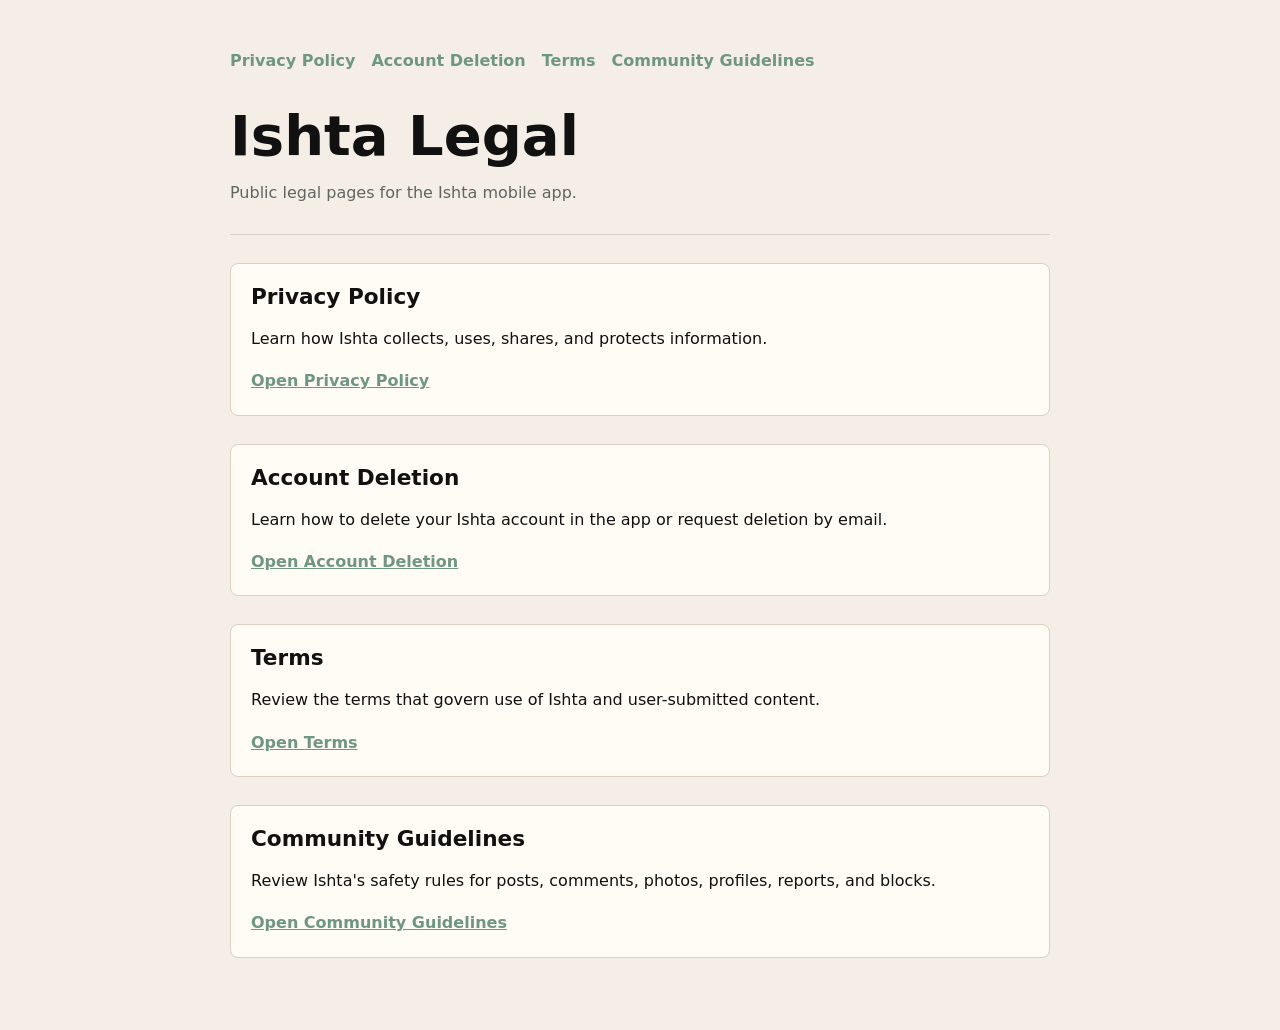
<file: index.html>
<!doctype html>
<html lang="en">
  <head>
    <meta charset="utf-8" />
    <meta name="viewport" content="width=device-width, initial-scale=1" />
    <title>Ishta Legal</title>
    <meta
      name="description"
      content="Legal pages for the Ishta mobile app."
    />
    <link rel="stylesheet" href="./styles.css" />
  </head>
  <body>
    <main class="shell">
      <nav class="nav" aria-label="Legal pages">
        <a href="./privacy/">Privacy Policy</a>
        <a href="./account-deletion/">Account Deletion</a>
        <a href="./terms/">Terms</a>
        <a href="./community-guidelines/">Community Guidelines</a>
      </nav>
      <article class="document">
        <header class="hero">
          <h1>Ishta Legal</h1>
          <p class="muted">
            Public legal pages for the Ishta mobile app.
          </p>
        </header>
        <section class="card">
          <h2>Privacy Policy</h2>
          <p>
            Learn how Ishta collects, uses, shares, and protects information.
          </p>
          <p><a href="./privacy/">Open Privacy Policy</a></p>
        </section>
        <section class="card">
          <h2>Account Deletion</h2>
          <p>
            Learn how to delete your Ishta account in the app or request
            deletion by email.
          </p>
          <p><a href="./account-deletion/">Open Account Deletion</a></p>
        </section>
        <section class="card">
          <h2>Terms</h2>
          <p>
            Review the terms that govern use of Ishta and user-submitted
            content.
          </p>
          <p><a href="./terms/">Open Terms</a></p>
        </section>
        <section class="card">
          <h2>Community Guidelines</h2>
          <p>
            Review Ishta's safety rules for posts, comments, photos, profiles,
            reports, and blocks.
          </p>
          <p>
            <a href="./community-guidelines/">Open Community Guidelines</a>
          </p>
        </section>
      </article>
    </main>
  </body>
</html>
</file>
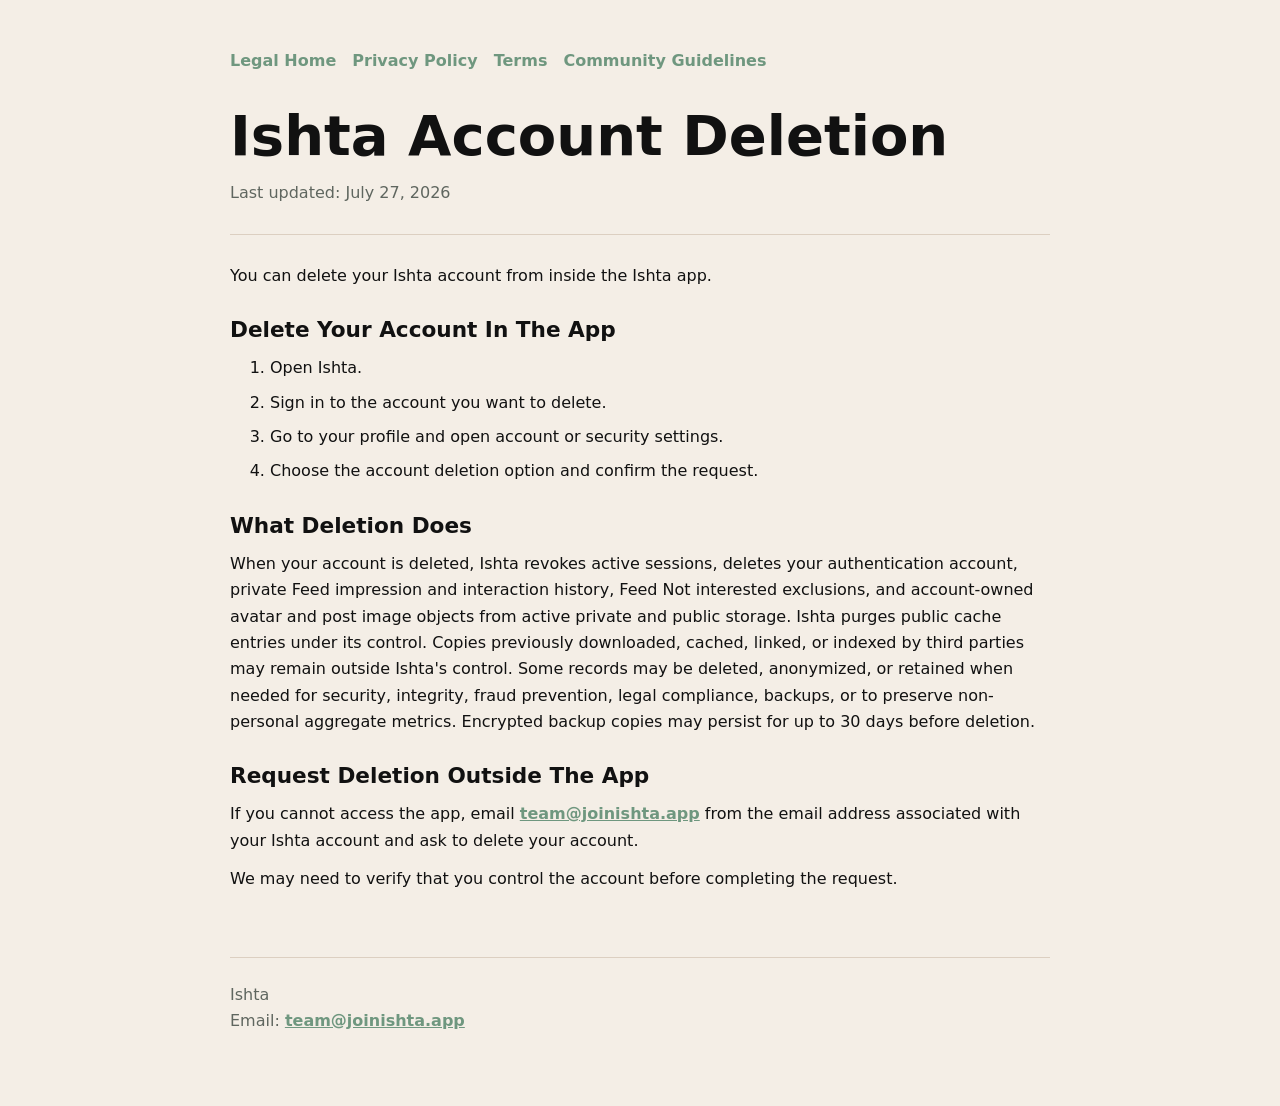
<file: account-deletion/index.html>
<!doctype html>
<html lang="en">
  <head>
    <meta charset="utf-8" />
    <meta name="viewport" content="width=device-width, initial-scale=1" />
    <title>Ishta Account Deletion</title>
    <meta
      name="description"
      content="Account deletion instructions for the Ishta mobile app."
    />
    <link rel="stylesheet" href="../styles.css" />
  </head>
  <body>
    <main class="shell">
      <nav class="nav" aria-label="Legal pages">
        <a href="../">Legal Home</a>
        <a href="../privacy/">Privacy Policy</a>
        <a href="../terms/">Terms</a>
        <a href="../community-guidelines/">Community Guidelines</a>
      </nav>
      <article class="document">
        <header class="hero">
          <h1>Ishta Account Deletion</h1>
          <p class="updated">Last updated: July 27, 2026</p>
        </header>

        <section>
          <p>You can delete your Ishta account from inside the Ishta app.</p>
        </section>

        <section>
          <h2>Delete Your Account In The App</h2>
          <ol>
            <li>Open Ishta.</li>
            <li>Sign in to the account you want to delete.</li>
            <li>Go to your profile and open account or security settings.</li>
            <li>Choose the account deletion option and confirm the request.</li>
          </ol>
        </section>

        <section>
          <h2>What Deletion Does</h2>
          <p>
            When your account is deleted, Ishta revokes active sessions, deletes
            your authentication account, private Feed impression and interaction
            history, Feed Not interested exclusions, and account-owned avatar
            and post image objects from active private and public storage. Ishta
            purges public cache entries under its control. Copies previously
            downloaded, cached, linked, or indexed by third parties may remain
            outside Ishta's control. Some records may be deleted, anonymized, or
            retained when needed for security, integrity, fraud prevention,
            legal compliance, backups, or to preserve non-personal aggregate
            metrics. Encrypted backup copies may persist for up to 30 days before
            deletion.
          </p>
        </section>

        <section>
          <h2>Request Deletion Outside The App</h2>
          <p>
            If you cannot access the app, email
            <a href="mailto:team@joinishta.app">team@joinishta.app</a> from the
            email address associated with your Ishta account and ask to delete
            your account.
          </p>
          <p>
            We may need to verify that you control the account before completing
            the request.
          </p>
        </section>

        <footer>
          <p>Ishta</p>
          <p>
            Email:
            <a href="mailto:team@joinishta.app">team@joinishta.app</a>
          </p>
        </footer>
      </article>
    </main>
  </body>
</html>
</file>
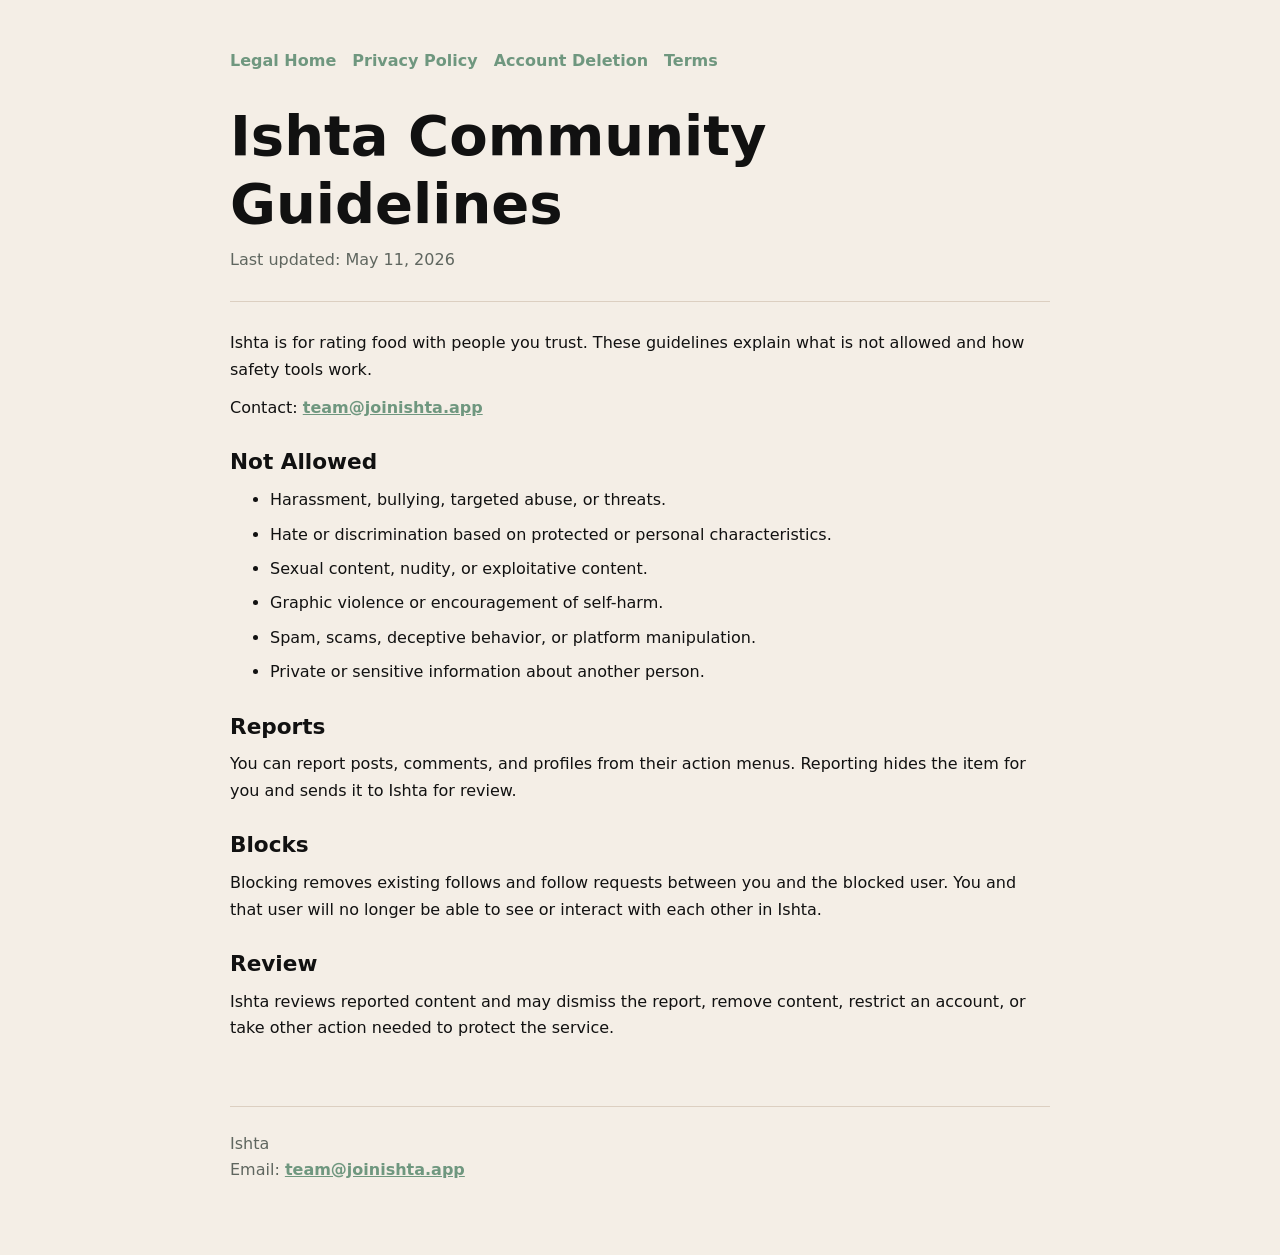
<file: community-guidelines/index.html>
<!doctype html>
<html lang="en">
  <head>
    <meta charset="utf-8" />
    <meta name="viewport" content="width=device-width, initial-scale=1" />
    <title>Ishta Community Guidelines</title>
    <meta
      name="description"
      content="Community Guidelines for the Ishta mobile app."
    />
    <link rel="stylesheet" href="../styles.css" />
  </head>
  <body>
    <main class="shell">
      <nav class="nav" aria-label="Legal pages">
        <a href="../">Legal Home</a>
        <a href="../privacy/">Privacy Policy</a>
        <a href="../account-deletion/">Account Deletion</a>
        <a href="../terms/">Terms</a>
      </nav>
      <article class="document">
        <header class="hero">
          <h1>Ishta Community Guidelines</h1>
          <p class="updated">Last updated: May 11, 2026</p>
        </header>

        <section>
          <p>
            Ishta is for rating food with people you trust. These guidelines
            explain what is not allowed and how safety tools work.
          </p>
          <p>
            Contact:
            <a href="mailto:team@joinishta.app">team@joinishta.app</a>
          </p>
        </section>

        <section>
          <h2>Not Allowed</h2>
          <ul>
            <li>Harassment, bullying, targeted abuse, or threats.</li>
            <li>
              Hate or discrimination based on protected or personal
              characteristics.
            </li>
            <li>Sexual content, nudity, or exploitative content.</li>
            <li>Graphic violence or encouragement of self-harm.</li>
            <li>Spam, scams, deceptive behavior, or platform manipulation.</li>
            <li>Private or sensitive information about another person.</li>
          </ul>
        </section>

        <section>
          <h2>Reports</h2>
          <p>
            You can report posts, comments, and profiles from their action
            menus. Reporting hides the item for you and sends it to Ishta for
            review.
          </p>
        </section>

        <section>
          <h2>Blocks</h2>
          <p>
            Blocking removes existing follows and follow requests between you
            and the blocked user. You and that user will no longer be able to
            see or interact with each other in Ishta.
          </p>
        </section>

        <section>
          <h2>Review</h2>
          <p>
            Ishta reviews reported content and may dismiss the report, remove
            content, restrict an account, or take other action needed to protect
            the service.
          </p>
        </section>

        <footer>
          <p>Ishta</p>
          <p>
            Email:
            <a href="mailto:team@joinishta.app">team@joinishta.app</a>
          </p>
        </footer>
      </article>
    </main>
  </body>
</html>
</file>
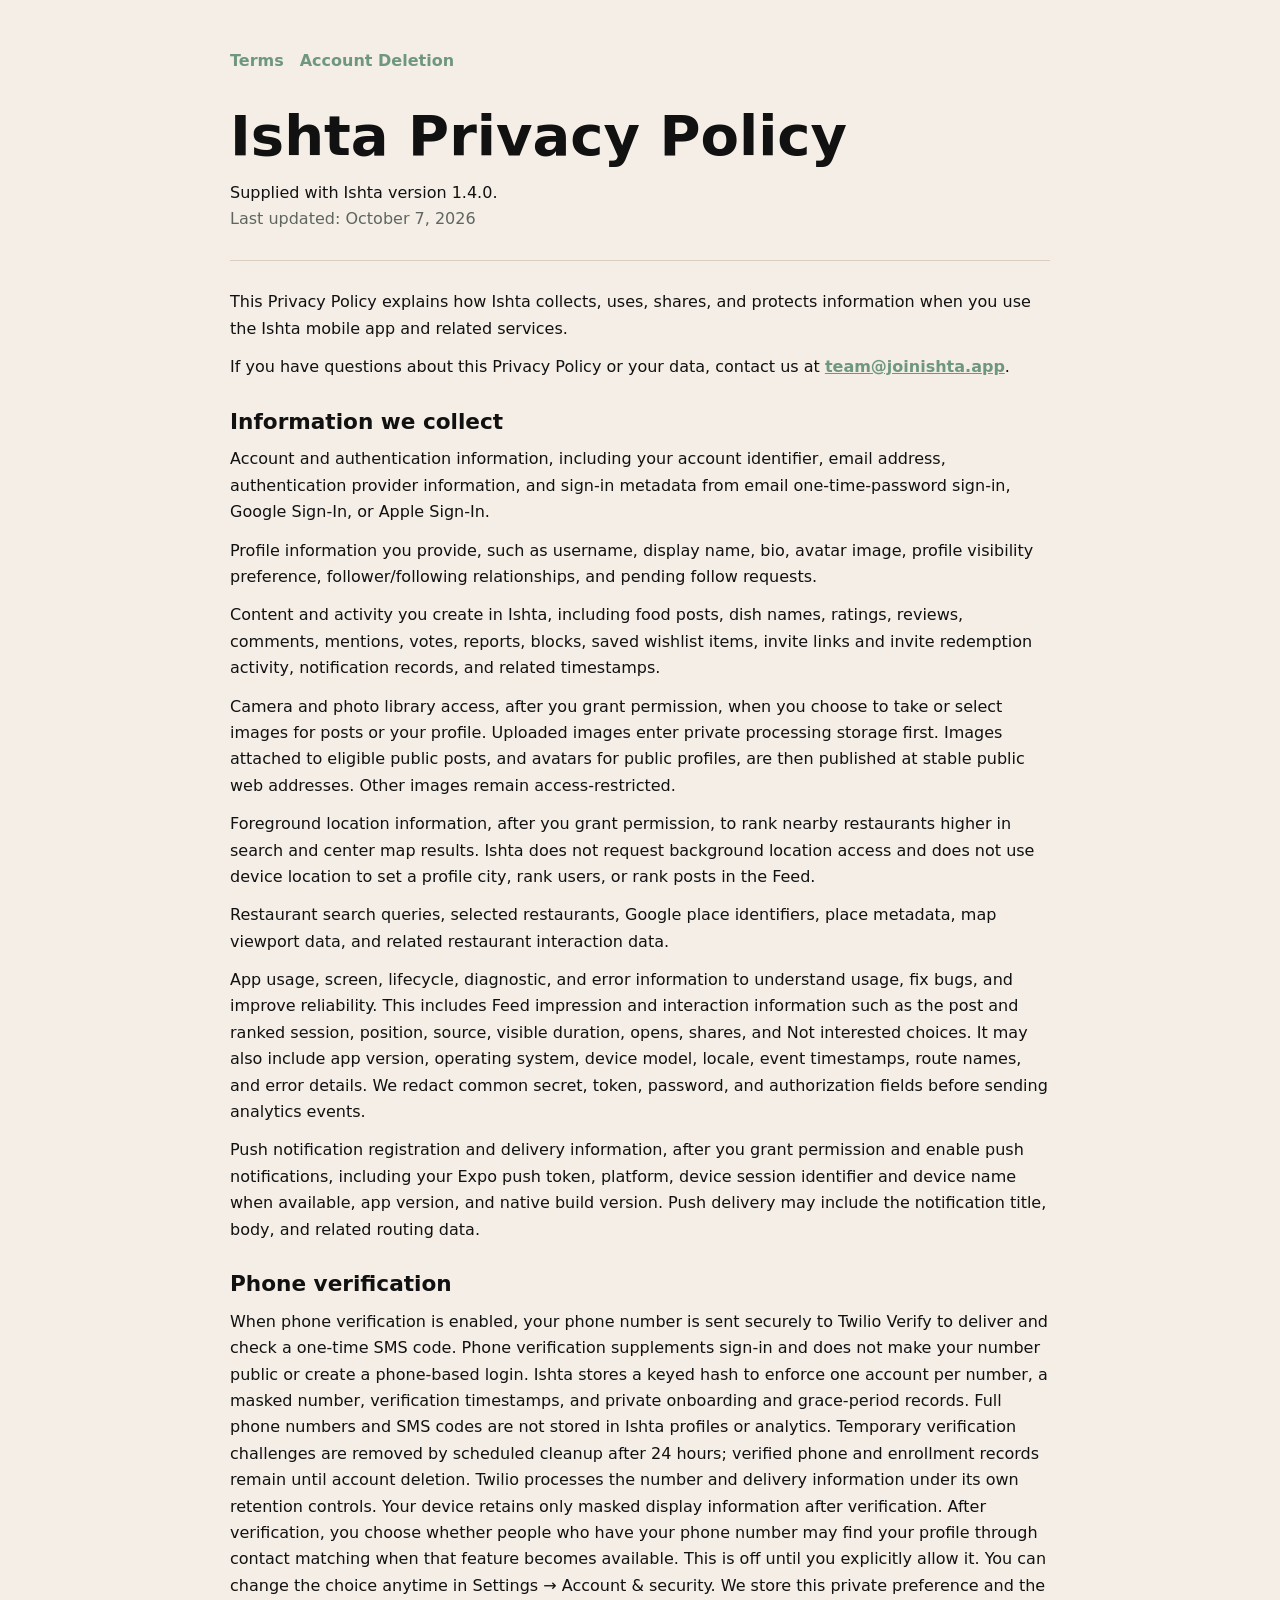
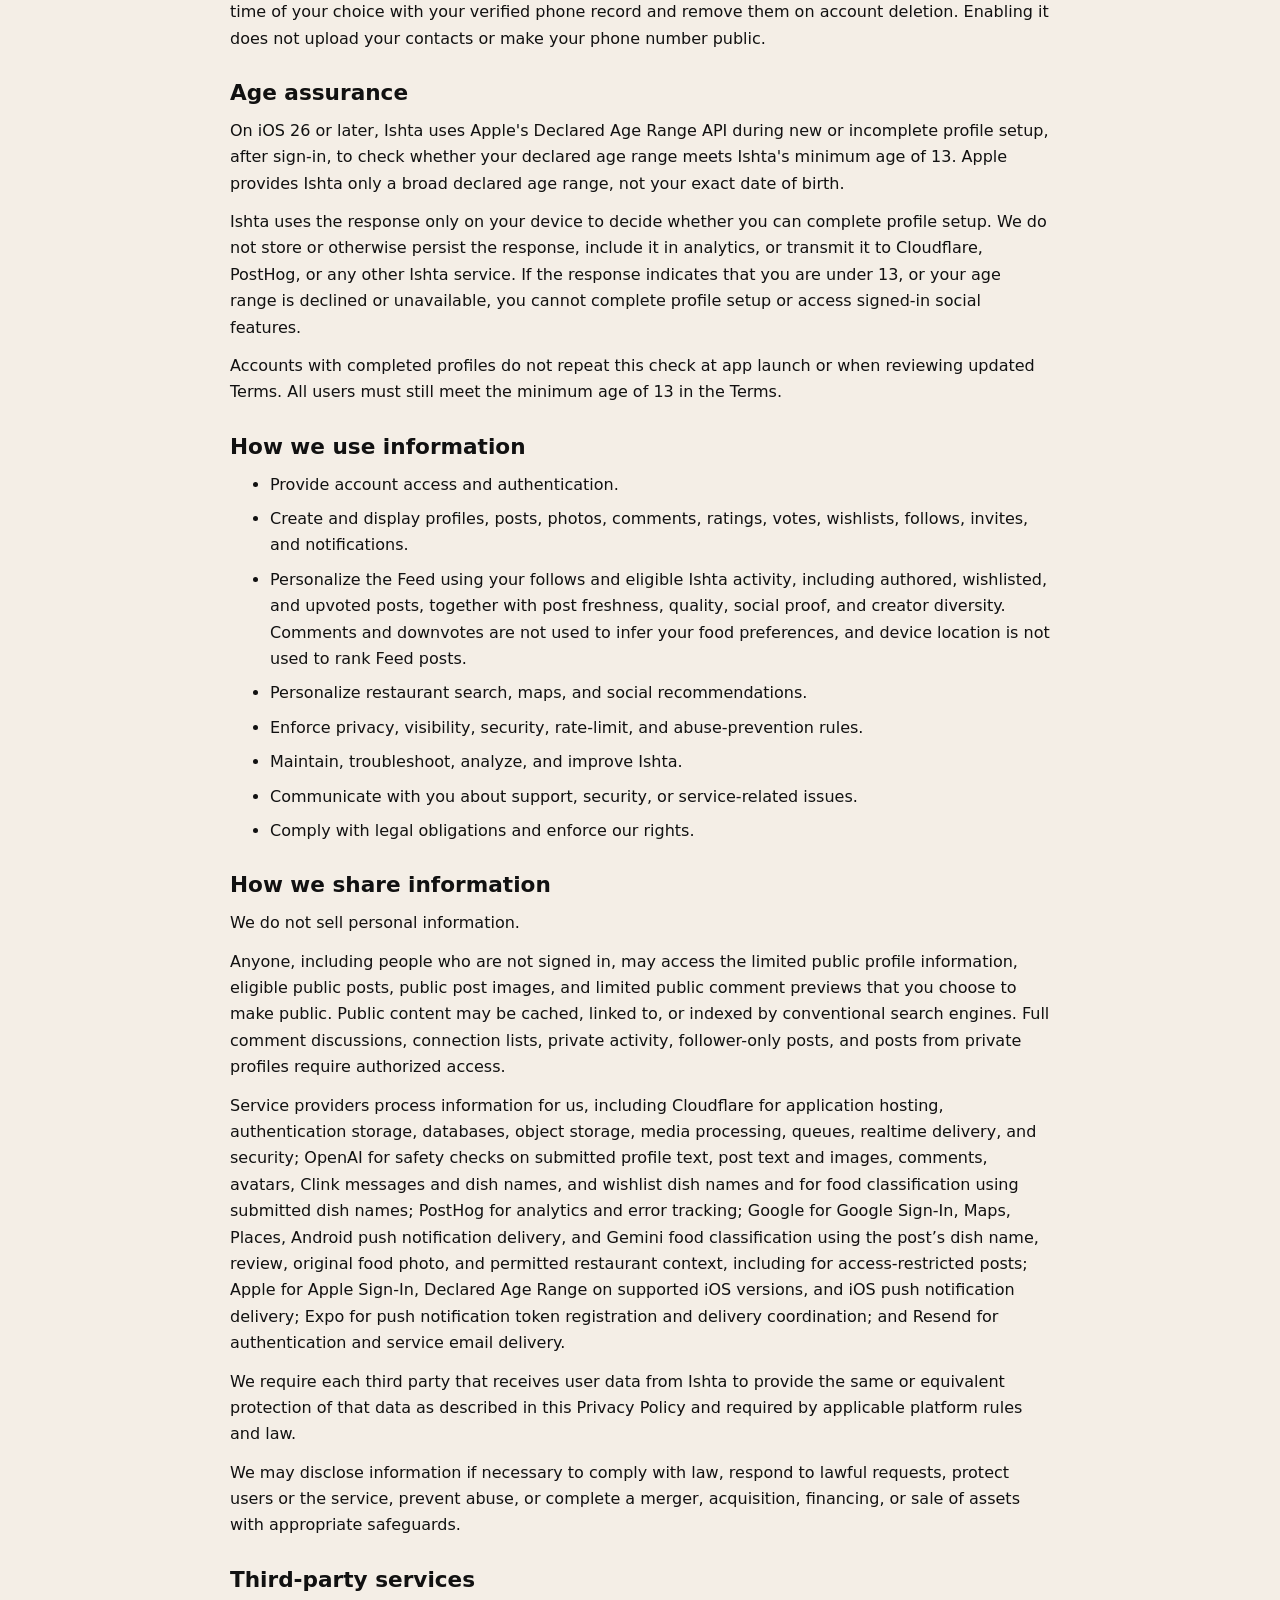
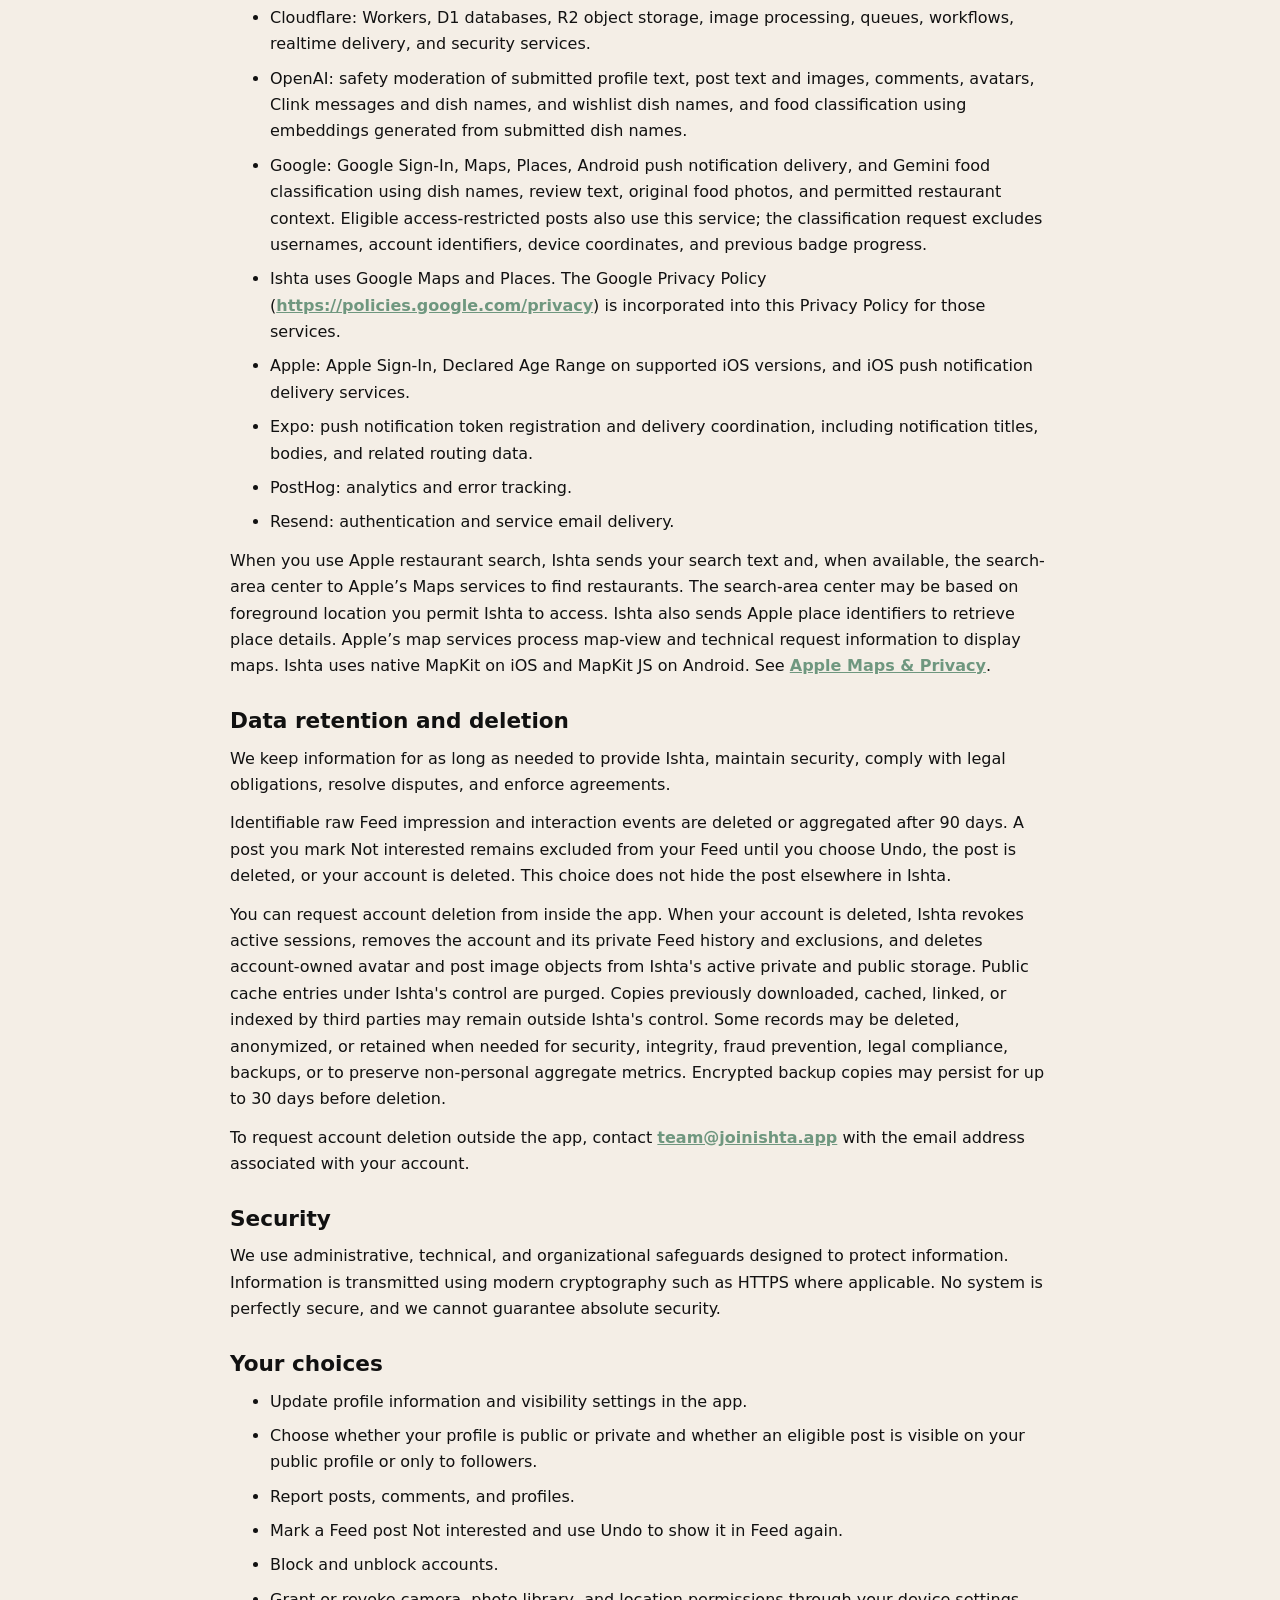
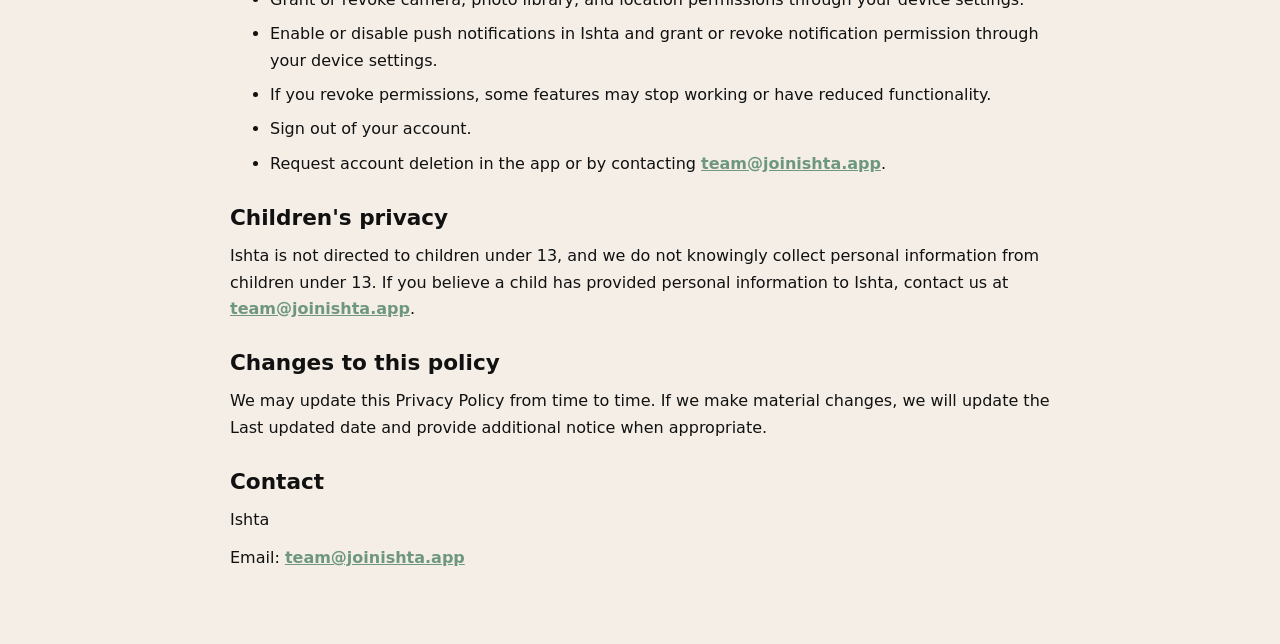
<file: privacy/index.html>
<!doctype html>
<html lang="en">
<head><meta charset="utf-8" /><meta name="viewport" content="width=device-width, initial-scale=1" />
<title>Ishta Privacy Policy</title>
<meta name="description" content="Ishta Privacy Policy for Ishta 1.4.0." />
<link rel="stylesheet" href="../styles.css" /></head>
<body><main class="shell"><nav class="nav" aria-label="Ishta legal pages"><a href="../terms/">Terms</a>
<a href="../account-deletion/">Account Deletion</a>
</nav>
<article class="document"><header class="hero"><h1>Ishta Privacy Policy</h1>
<p>Supplied with Ishta version 1.4.0.</p><p class="updated">Last updated: October 7, 2026</p></header>
<section><p>This Privacy Policy explains how Ishta collects, uses, shares, and protects information when you use the Ishta mobile app and related services.</p><p>If you have questions about this Privacy Policy or your data, contact us at <a href="mailto:team@joinishta.app">team@joinishta.app</a>.</p></section>
<section><h2>Information we collect</h2><p>Account and authentication information, including your account identifier, email address, authentication provider information, and sign-in metadata from email one-time-password sign-in, Google Sign-In, or Apple Sign-In.</p><p>Profile information you provide, such as username, display name, bio, avatar image, profile visibility preference, follower/following relationships, and pending follow requests.</p><p>Content and activity you create in Ishta, including food posts, dish names, ratings, reviews, comments, mentions, votes, reports, blocks, saved wishlist items, invite links and invite redemption activity, notification records, and related timestamps.</p><p>Camera and photo library access, after you grant permission, when you choose to take or select images for posts or your profile. Uploaded images enter private processing storage first. Images attached to eligible public posts, and avatars for public profiles, are then published at stable public web addresses. Other images remain access-restricted.</p><p>Foreground location information, after you grant permission, to rank nearby restaurants higher in search and center map results. Ishta does not request background location access and does not use device location to set a profile city, rank users, or rank posts in the Feed.</p><p>Restaurant search queries, selected restaurants, Google place identifiers, place metadata, map viewport data, and related restaurant interaction data.</p><p>App usage, screen, lifecycle, diagnostic, and error information to understand usage, fix bugs, and improve reliability. This includes Feed impression and interaction information such as the post and ranked session, position, source, visible duration, opens, shares, and Not interested choices. It may also include app version, operating system, device model, locale, event timestamps, route names, and error details. We redact common secret, token, password, and authorization fields before sending analytics events.</p><p>Push notification registration and delivery information, after you grant permission and enable push notifications, including your Expo push token, platform, device session identifier and device name when available, app version, and native build version. Push delivery may include the notification title, body, and related routing data.</p></section>
<section><h2>Phone verification</h2><p>When phone verification is enabled, your phone number is sent securely to Twilio Verify to deliver and check a one-time SMS code. Phone verification supplements sign-in and does not make your number public or create a phone-based login. Ishta stores a keyed hash to enforce one account per number, a masked number, verification timestamps, and private onboarding and grace-period records. Full phone numbers and SMS codes are not stored in Ishta profiles or analytics. Temporary verification challenges are removed by scheduled cleanup after 24 hours; verified phone and enrollment records remain until account deletion. Twilio processes the number and delivery information under its own retention controls. Your device retains only masked display information after verification. After verification, you choose whether people who have your phone number may find your profile through contact matching when that feature becomes available. This is off until you explicitly allow it. You can change the choice anytime in Settings → Account &amp; security. We store this private preference and the time of your choice with your verified phone record and remove them on account deletion. Enabling it does not upload your contacts or make your phone number public.</p></section>
<section><h2>Age assurance</h2><p>On iOS 26 or later, Ishta uses Apple&#x27;s Declared Age Range API during new or incomplete profile setup, after sign-in, to check whether your declared age range meets Ishta&#x27;s minimum age of 13. Apple provides Ishta only a broad declared age range, not your exact date of birth.</p><p>Ishta uses the response only on your device to decide whether you can complete profile setup. We do not store or otherwise persist the response, include it in analytics, or transmit it to Cloudflare, PostHog, or any other Ishta service. If the response indicates that you are under 13, or your age range is declined or unavailable, you cannot complete profile setup or access signed-in social features.</p><p>Accounts with completed profiles do not repeat this check at app launch or when reviewing updated Terms. All users must still meet the minimum age of 13 in the Terms.</p></section>
<section><h2>How we use information</h2><ul><li>Provide account access and authentication.</li><li>Create and display profiles, posts, photos, comments, ratings, votes, wishlists, follows, invites, and notifications.</li><li>Personalize the Feed using your follows and eligible Ishta activity, including authored, wishlisted, and upvoted posts, together with post freshness, quality, social proof, and creator diversity. Comments and downvotes are not used to infer your food preferences, and device location is not used to rank Feed posts.</li><li>Personalize restaurant search, maps, and social recommendations.</li><li>Enforce privacy, visibility, security, rate-limit, and abuse-prevention rules.</li><li>Maintain, troubleshoot, analyze, and improve Ishta.</li><li>Communicate with you about support, security, or service-related issues.</li><li>Comply with legal obligations and enforce our rights.</li></ul></section>
<section><h2>How we share information</h2><p>We do not sell personal information.</p><p>Anyone, including people who are not signed in, may access the limited public profile information, eligible public posts, public post images, and limited public comment previews that you choose to make public. Public content may be cached, linked to, or indexed by conventional search engines. Full comment discussions, connection lists, private activity, follower-only posts, and posts from private profiles require authorized access.</p><p>Service providers process information for us, including Cloudflare for application hosting, authentication storage, databases, object storage, media processing, queues, realtime delivery, and security; OpenAI for safety checks on submitted profile text, post text and images, comments, avatars, Clink messages and dish names, and wishlist dish names and for food classification using submitted dish names; PostHog for analytics and error tracking; Google for Google Sign-In, Maps, Places, Android push notification delivery, and Gemini food classification using the post’s dish name, review, original food photo, and permitted restaurant context, including for access-restricted posts; Apple for Apple Sign-In, Declared Age Range on supported iOS versions, and iOS push notification delivery; Expo for push notification token registration and delivery coordination; and Resend for authentication and service email delivery.</p><p>We require each third party that receives user data from Ishta to provide the same or equivalent protection of that data as described in this Privacy Policy and required by applicable platform rules and law.</p><p>We may disclose information if necessary to comply with law, respond to lawful requests, protect users or the service, prevent abuse, or complete a merger, acquisition, financing, or sale of assets with appropriate safeguards.</p></section>
<section><h2>Third-party services</h2><ul><li>Cloudflare: Workers, D1 databases, R2 object storage, image processing, queues, workflows, realtime delivery, and security services.</li><li>OpenAI: safety moderation of submitted profile text, post text and images, comments, avatars, Clink messages and dish names, and wishlist dish names, and food classification using embeddings generated from submitted dish names.</li><li>Google: Google Sign-In, Maps, Places, Android push notification delivery, and Gemini food classification using dish names, review text, original food photos, and permitted restaurant context. Eligible access-restricted posts also use this service; the classification request excludes usernames, account identifiers, device coordinates, and previous badge progress.</li><li>Ishta uses Google Maps and Places. The Google Privacy Policy (<a href="https://policies.google.com/privacy">https://policies.google.com/privacy</a>) is incorporated into this Privacy Policy for those services.</li><li>Apple: Apple Sign-In, Declared Age Range on supported iOS versions, and iOS push notification delivery services.</li><li>Expo: push notification token registration and delivery coordination, including notification titles, bodies, and related routing data.</li><li>PostHog: analytics and error tracking.</li><li>Resend: authentication and service email delivery.</li></ul><p>When you use Apple restaurant search, Ishta sends your search text and, when available, the search-area center to Apple’s Maps services to find restaurants. The search-area center may be based on foreground location you permit Ishta to access. Ishta also sends Apple place identifiers to retrieve place details. Apple’s map services process map-view and technical request information to display maps. Ishta uses native MapKit on iOS and MapKit JS on Android. See <a href="https://www.apple.com/legal/privacy/data/en/apple-maps/">Apple Maps &amp; Privacy</a>.</p></section>
<section><h2>Data retention and deletion</h2><p>We keep information for as long as needed to provide Ishta, maintain security, comply with legal obligations, resolve disputes, and enforce agreements.</p><p>Identifiable raw Feed impression and interaction events are deleted or aggregated after 90 days. A post you mark Not interested remains excluded from your Feed until you choose Undo, the post is deleted, or your account is deleted. This choice does not hide the post elsewhere in Ishta.</p><p>You can request account deletion from inside the app. When your account is deleted, Ishta revokes active sessions, removes the account and its private Feed history and exclusions, and deletes account-owned avatar and post image objects from Ishta&#x27;s active private and public storage. Public cache entries under Ishta&#x27;s control are purged. Copies previously downloaded, cached, linked, or indexed by third parties may remain outside Ishta&#x27;s control. Some records may be deleted, anonymized, or retained when needed for security, integrity, fraud prevention, legal compliance, backups, or to preserve non-personal aggregate metrics. Encrypted backup copies may persist for up to 30 days before deletion.</p><p>To request account deletion outside the app, contact <a href="mailto:team@joinishta.app">team@joinishta.app</a> with the email address associated with your account.</p></section>
<section><h2>Security</h2><p>We use administrative, technical, and organizational safeguards designed to protect information. Information is transmitted using modern cryptography such as HTTPS where applicable. No system is perfectly secure, and we cannot guarantee absolute security.</p></section>
<section><h2>Your choices</h2><ul><li>Update profile information and visibility settings in the app.</li><li>Choose whether your profile is public or private and whether an eligible post is visible on your public profile or only to followers.</li><li>Report posts, comments, and profiles.</li><li>Mark a Feed post Not interested and use Undo to show it in Feed again.</li><li>Block and unblock accounts.</li><li>Grant or revoke camera, photo library, and location permissions through your device settings.</li><li>Enable or disable push notifications in Ishta and grant or revoke notification permission through your device settings.</li><li>If you revoke permissions, some features may stop working or have reduced functionality.</li><li>Sign out of your account.</li><li>Request account deletion in the app or by contacting <a href="mailto:team@joinishta.app">team@joinishta.app</a>.</li></ul></section>
<section><h2>Children&#x27;s privacy</h2><p>Ishta is not directed to children under 13, and we do not knowingly collect personal information from children under 13. If you believe a child has provided personal information to Ishta, contact us at <a href="mailto:team@joinishta.app">team@joinishta.app</a>.</p></section>
<section><h2>Changes to this policy</h2><p>We may update this Privacy Policy from time to time. If we make material changes, we will update the Last updated date and provide additional notice when appropriate.</p></section>
<section><h2>Contact</h2><p>Ishta</p><p>Email: <a href="mailto:team@joinishta.app">team@joinishta.app</a></p></section>
</article></main></body></html>
</file>
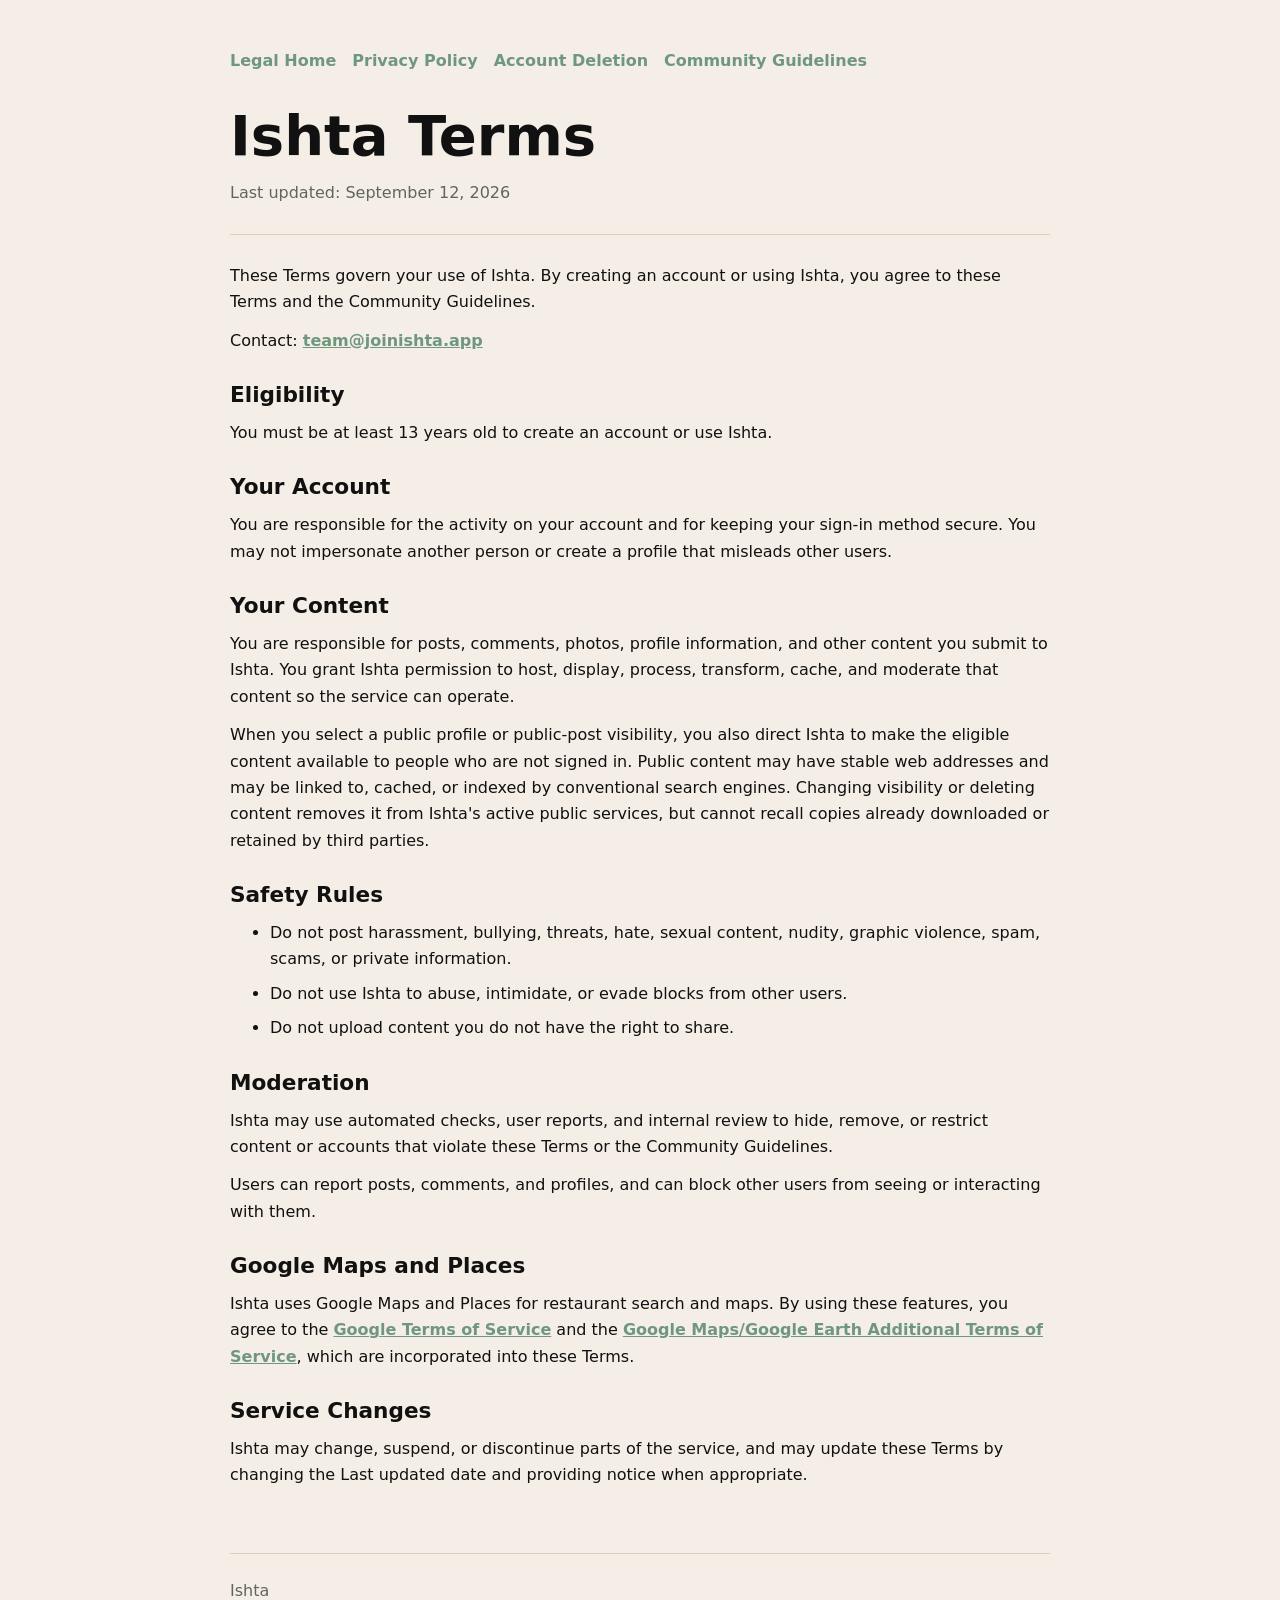
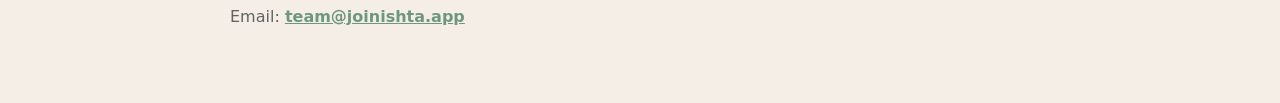
<file: terms/index.html>
<!doctype html>
<html lang="en">
  <head>
    <meta charset="utf-8" />
    <meta name="viewport" content="width=device-width, initial-scale=1" />
    <title>Ishta Terms</title>
    <meta name="description" content="Terms for the Ishta mobile app." />
    <link rel="stylesheet" href="../styles.css" />
  </head>
  <body>
    <main class="shell">
      <nav class="nav" aria-label="Legal pages">
        <a href="../">Legal Home</a>
        <a href="../privacy/">Privacy Policy</a>
        <a href="../account-deletion/">Account Deletion</a>
        <a href="../community-guidelines/">Community Guidelines</a>
      </nav>
      <article class="document">
        <header class="hero">
          <h1>Ishta Terms</h1>
          <p class="updated">Last updated: September 12, 2026</p>
        </header>

        <section>
          <p>
            These Terms govern your use of Ishta. By creating an account or
            using Ishta, you agree to these Terms and the Community Guidelines.
          </p>
          <p>
            Contact:
            <a href="mailto:team@joinishta.app">team@joinishta.app</a>
          </p>
        </section>

        <section>
          <h2>Eligibility</h2>
          <p>
            You must be at least 13 years old to create an account or use
            Ishta.
          </p>
        </section>

        <section>
          <h2>Your Account</h2>
          <p>
            You are responsible for the activity on your account and for keeping
            your sign-in method secure. You may not impersonate another person
            or create a profile that misleads other users.
          </p>
        </section>

        <section>
          <h2>Your Content</h2>
          <p>
            You are responsible for posts, comments, photos, profile
            information, and other content you submit to Ishta. You grant Ishta
            permission to host, display, process, transform, cache, and moderate
            that content so the service can operate.
          </p>
          <p>
            When you select a public profile or public-post visibility, you also
            direct Ishta to make the eligible content available to people who
            are not signed in. Public content may have stable web addresses and
            may be linked to, cached, or indexed by conventional search engines.
            Changing visibility or deleting content removes it from Ishta's
            active public services, but cannot recall copies already downloaded
            or retained by third parties.
          </p>
        </section>

        <section>
          <h2>Safety Rules</h2>
          <ul>
            <li>
              Do not post harassment, bullying, threats, hate, sexual content,
              nudity, graphic violence, spam, scams, or private information.
            </li>
            <li>
              Do not use Ishta to abuse, intimidate, or evade blocks from other
              users.
            </li>
            <li>Do not upload content you do not have the right to share.</li>
          </ul>
        </section>

        <section>
          <h2>Moderation</h2>
          <p>
            Ishta may use automated checks, user reports, and internal review to
            hide, remove, or restrict content or accounts that violate these
            Terms or the Community Guidelines.
          </p>
          <p>
            Users can report posts, comments, and profiles, and can block other
            users from seeing or interacting with them.
          </p>
        </section>

        <section>
          <h2>Google Maps and Places</h2>
          <p>Ishta uses Google Maps and Places for restaurant search and maps. By using these features, you agree to the <a href="https://policies.google.com/terms">Google Terms of Service</a> and the <a href="https://www.google.com/help/terms_maps/">Google Maps/Google Earth Additional Terms of Service</a>, which are incorporated into these Terms.</p>
        </section>

        <section>
          <h2>Service Changes</h2>
          <p>
            Ishta may change, suspend, or discontinue parts of the service, and
            may update these Terms by changing the Last updated date and
            providing notice when appropriate.
          </p>
        </section>

        <footer>
          <p>Ishta</p>
          <p>
            Email:
            <a href="mailto:team@joinishta.app">team@joinishta.app</a>
          </p>
        </footer>
      </article>
    </main>
  </body>
</html>
</file>
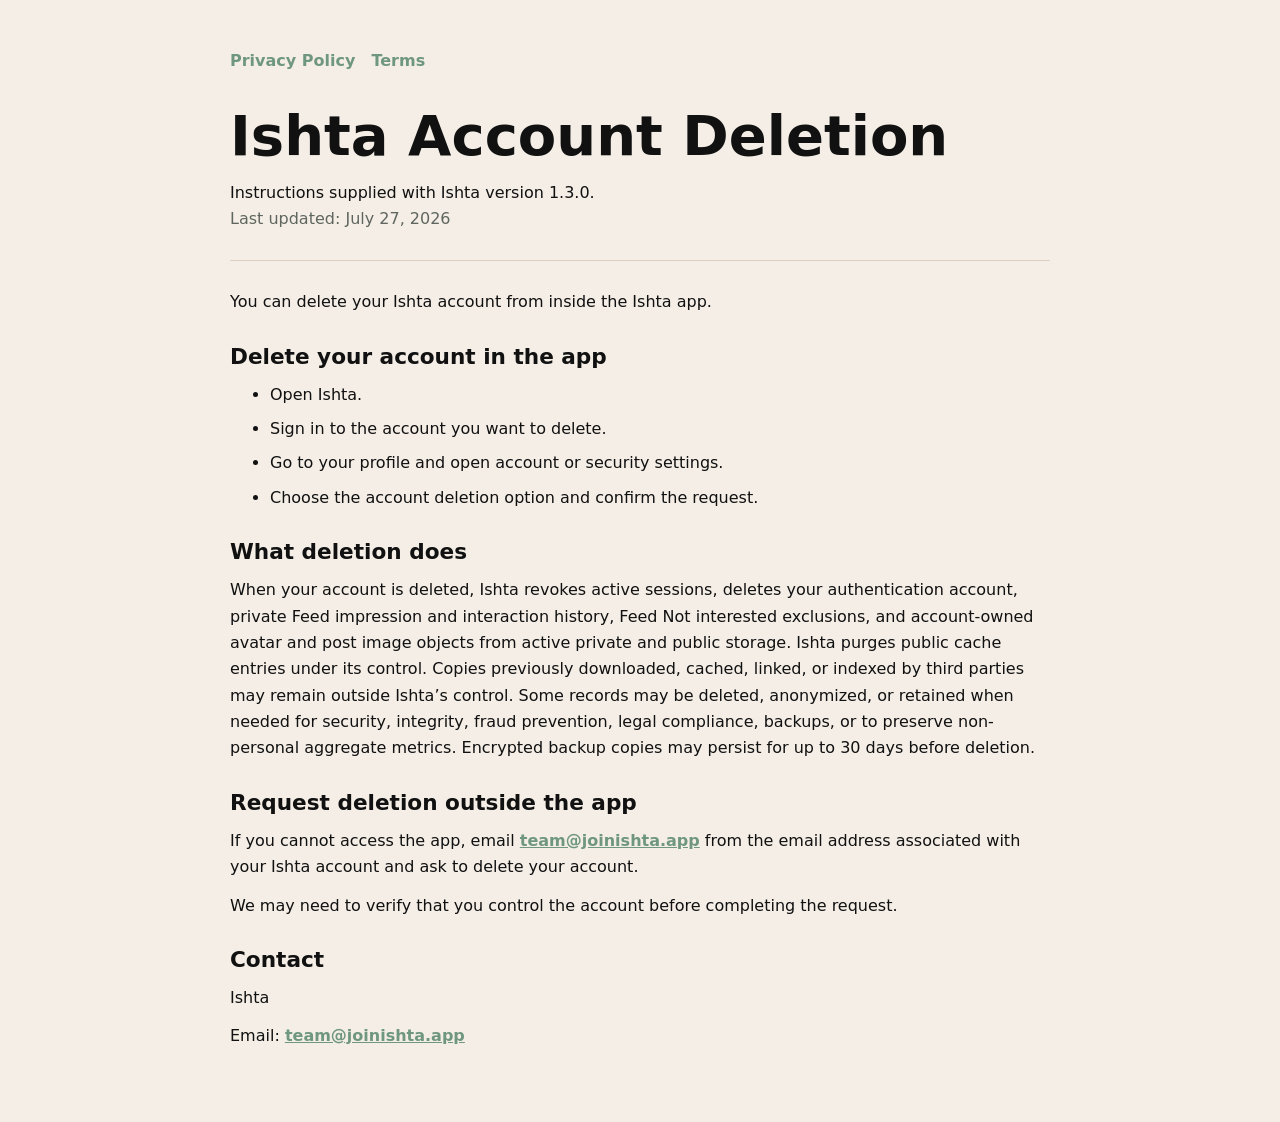
<file: account-deletion/1.3.0/index.html>
<!doctype html>
<html lang="en">
  <head>
    <meta charset="utf-8" />
    <meta name="viewport" content="width=device-width, initial-scale=1" />
    <title>Ishta 1.3.0 Account Deletion</title>
    <meta name="description" content="Account deletion instructions for Ishta version 1.3.0." />
    <link rel="stylesheet" href="../../styles.css" />
  </head>
  <body>
    <main class="shell">
      <nav class="nav" aria-label="Ishta 1.3.0 legal pages">
        <a href="../../privacy/1.3.0/">Privacy Policy</a>
        <a href="../../terms/1.3.0/">Terms</a>
      </nav>
      <article class="document">
        <header class="hero">
          <h1>Ishta Account Deletion</h1>
          <p>Instructions supplied with Ishta version 1.3.0.</p>
          <p class="updated">Last updated: July 27, 2026</p>
        </header>

        <section>
          <p>You can delete your Ishta account from inside the Ishta app.</p>
        </section>

        <section>
          <h2>Delete your account in the app</h2>
          <ul>
            <li>Open Ishta.</li>
            <li>Sign in to the account you want to delete.</li>
            <li>Go to your profile and open account or security settings.</li>
            <li>Choose the account deletion option and confirm the request.</li>
          </ul>
        </section>

        <section>
          <h2>What deletion does</h2>
          <p>When your account is deleted, Ishta revokes active sessions, deletes your authentication account, private Feed impression and interaction history, Feed Not interested exclusions, and account-owned avatar and post image objects from active private and public storage. Ishta purges public cache entries under its control. Copies previously downloaded, cached, linked, or indexed by third parties may remain outside Ishta&rsquo;s control. Some records may be deleted, anonymized, or retained when needed for security, integrity, fraud prevention, legal compliance, backups, or to preserve non-personal aggregate metrics. Encrypted backup copies may persist for up to 30 days before deletion.</p>
        </section>

        <section>
          <h2>Request deletion outside the app</h2>
          <p>If you cannot access the app, email <a href="mailto:team@joinishta.app">team@joinishta.app</a> from the email address associated with your Ishta account and ask to delete your account.</p>
          <p>We may need to verify that you control the account before completing the request.</p>
        </section>

        <section>
          <h2>Contact</h2>
          <p>Ishta</p>
          <p>Email: <a href="mailto:team@joinishta.app">team@joinishta.app</a></p>
        </section>
      </article>
    </main>
  </body>
</html>
</file>
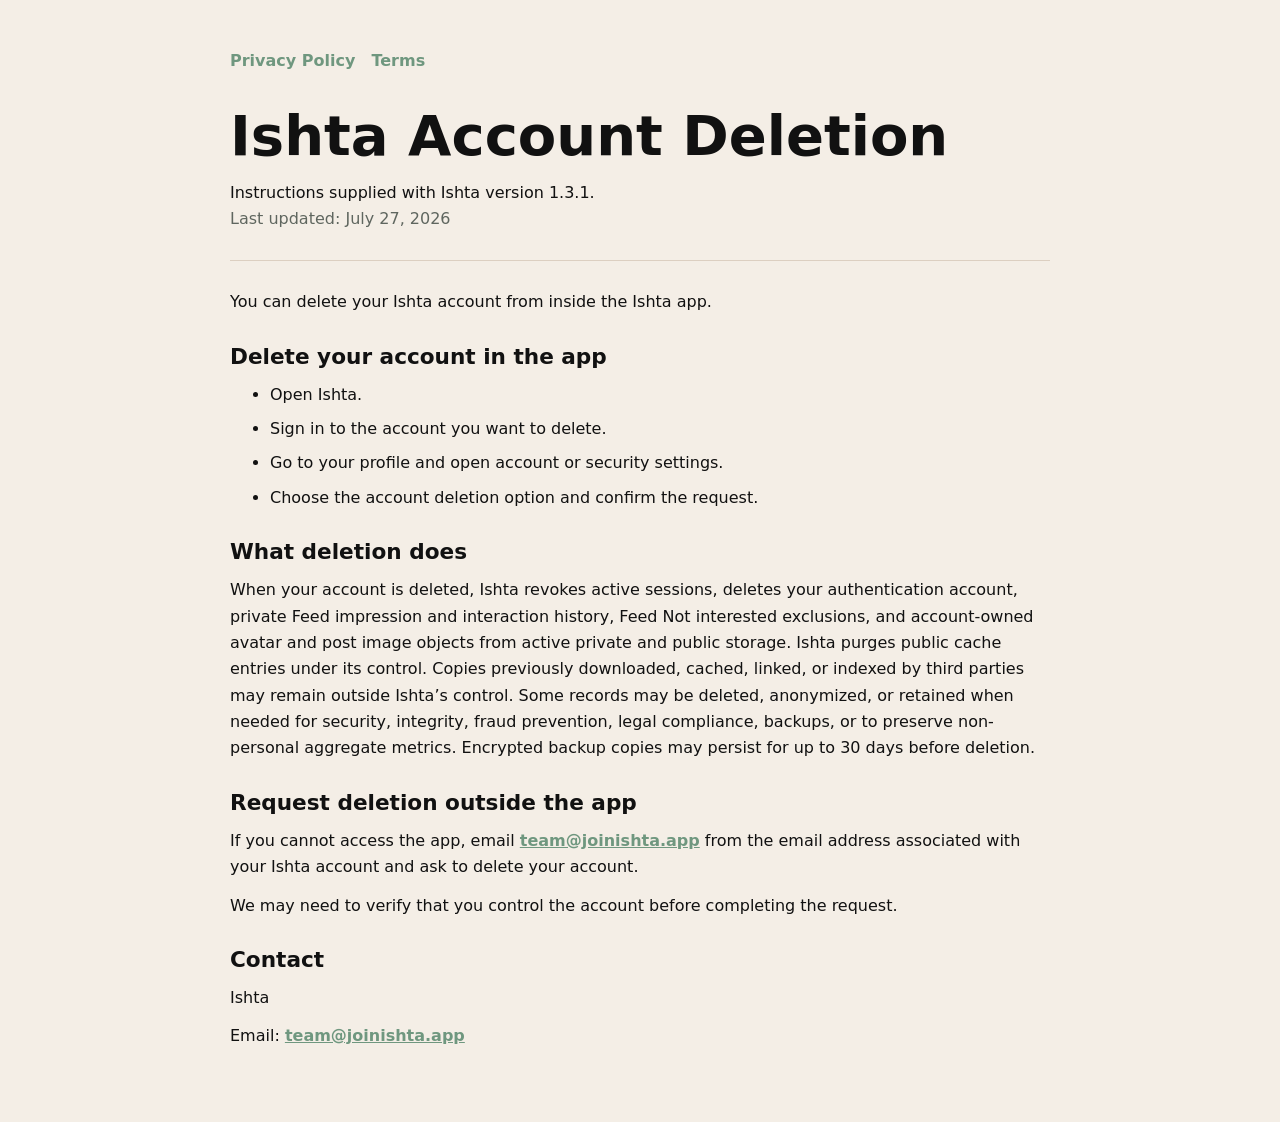
<file: account-deletion/1.3.1/index.html>
<!doctype html>
<html lang="en">
  <head>
    <meta charset="utf-8" />
    <meta name="viewport" content="width=device-width, initial-scale=1" />
    <title>Ishta 1.3.1 Account Deletion</title>
    <meta name="description" content="Account deletion instructions for Ishta version 1.3.1." />
    <link rel="stylesheet" href="../../styles.css" />
  </head>
  <body>
    <main class="shell">
      <nav class="nav" aria-label="Ishta 1.3.1 legal pages">
        <a href="../../privacy/1.3.1/">Privacy Policy</a>
        <a href="../../terms/1.3.1/">Terms</a>
      </nav>
      <article class="document">
        <header class="hero">
          <h1>Ishta Account Deletion</h1>
          <p>Instructions supplied with Ishta version 1.3.1.</p>
          <p class="updated">Last updated: July 27, 2026</p>
        </header>

        <section>
          <p>You can delete your Ishta account from inside the Ishta app.</p>
        </section>

        <section>
          <h2>Delete your account in the app</h2>
          <ul>
            <li>Open Ishta.</li>
            <li>Sign in to the account you want to delete.</li>
            <li>Go to your profile and open account or security settings.</li>
            <li>Choose the account deletion option and confirm the request.</li>
          </ul>
        </section>

        <section>
          <h2>What deletion does</h2>
          <p>When your account is deleted, Ishta revokes active sessions, deletes your authentication account, private Feed impression and interaction history, Feed Not interested exclusions, and account-owned avatar and post image objects from active private and public storage. Ishta purges public cache entries under its control. Copies previously downloaded, cached, linked, or indexed by third parties may remain outside Ishta&rsquo;s control. Some records may be deleted, anonymized, or retained when needed for security, integrity, fraud prevention, legal compliance, backups, or to preserve non-personal aggregate metrics. Encrypted backup copies may persist for up to 30 days before deletion.</p>
        </section>

        <section>
          <h2>Request deletion outside the app</h2>
          <p>If you cannot access the app, email <a href="mailto:team@joinishta.app">team@joinishta.app</a> from the email address associated with your Ishta account and ask to delete your account.</p>
          <p>We may need to verify that you control the account before completing the request.</p>
        </section>

        <section>
          <h2>Contact</h2>
          <p>Ishta</p>
          <p>Email: <a href="mailto:team@joinishta.app">team@joinishta.app</a></p>
        </section>
      </article>
    </main>
  </body>
</html>
</file>
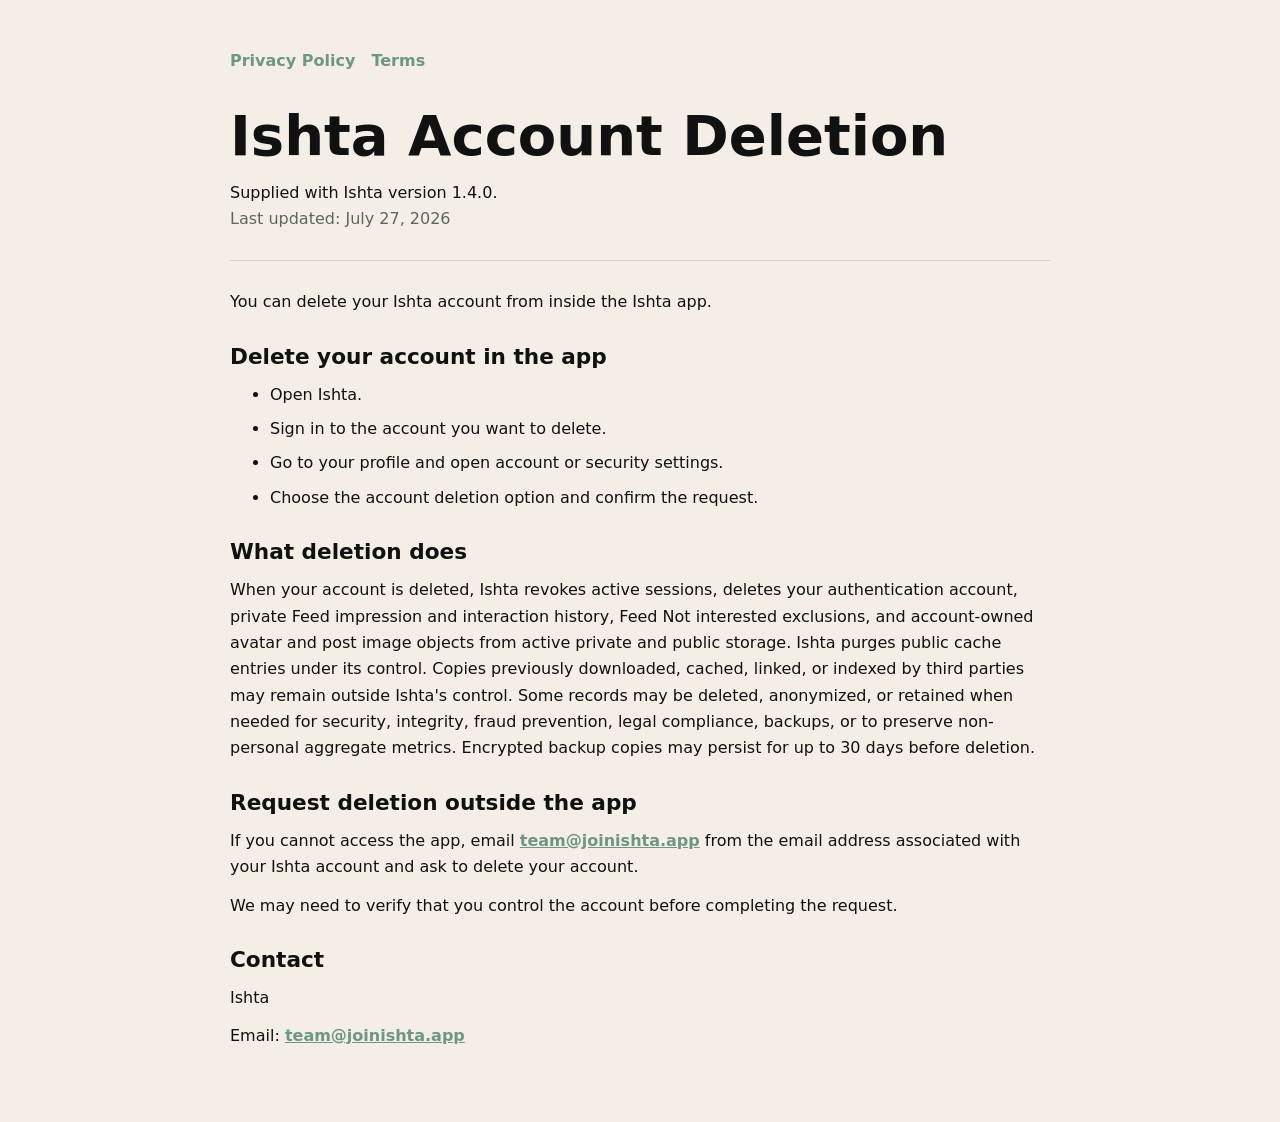
<file: account-deletion/1.4.0/index.html>
<!doctype html>
<html lang="en">
<head><meta charset="utf-8" /><meta name="viewport" content="width=device-width, initial-scale=1" />
<title>Ishta Account Deletion — 1.4.0</title>
<meta name="description" content="Ishta Account Deletion for Ishta 1.4.0." />
<link rel="stylesheet" href="../../styles.css" /></head>
<body><main class="shell"><nav class="nav" aria-label="Ishta legal pages"><a href="../../privacy/1.4.0/">Privacy Policy</a>
<a href="../../terms/1.4.0/">Terms</a>
</nav>
<article class="document"><header class="hero"><h1>Ishta Account Deletion</h1>
<p>Supplied with Ishta version 1.4.0.</p><p class="updated">Last updated: July 27, 2026</p></header>
<section><p>You can delete your Ishta account from inside the Ishta app.</p></section>
<section><h2>Delete your account in the app</h2><ul><li>Open Ishta.</li><li>Sign in to the account you want to delete.</li><li>Go to your profile and open account or security settings.</li><li>Choose the account deletion option and confirm the request.</li></ul></section>
<section><h2>What deletion does</h2><p>When your account is deleted, Ishta revokes active sessions, deletes your authentication account, private Feed impression and interaction history, Feed Not interested exclusions, and account-owned avatar and post image objects from active private and public storage. Ishta purges public cache entries under its control. Copies previously downloaded, cached, linked, or indexed by third parties may remain outside Ishta&#x27;s control. Some records may be deleted, anonymized, or retained when needed for security, integrity, fraud prevention, legal compliance, backups, or to preserve non-personal aggregate metrics. Encrypted backup copies may persist for up to 30 days before deletion.</p></section>
<section><h2>Request deletion outside the app</h2><p>If you cannot access the app, email <a href="mailto:team@joinishta.app">team@joinishta.app</a> from the email address associated with your Ishta account and ask to delete your account.</p><p>We may need to verify that you control the account before completing the request.</p></section>
<section><h2>Contact</h2><p>Ishta</p><p>Email: <a href="mailto:team@joinishta.app">team@joinishta.app</a></p></section>
</article></main></body></html>
</file>
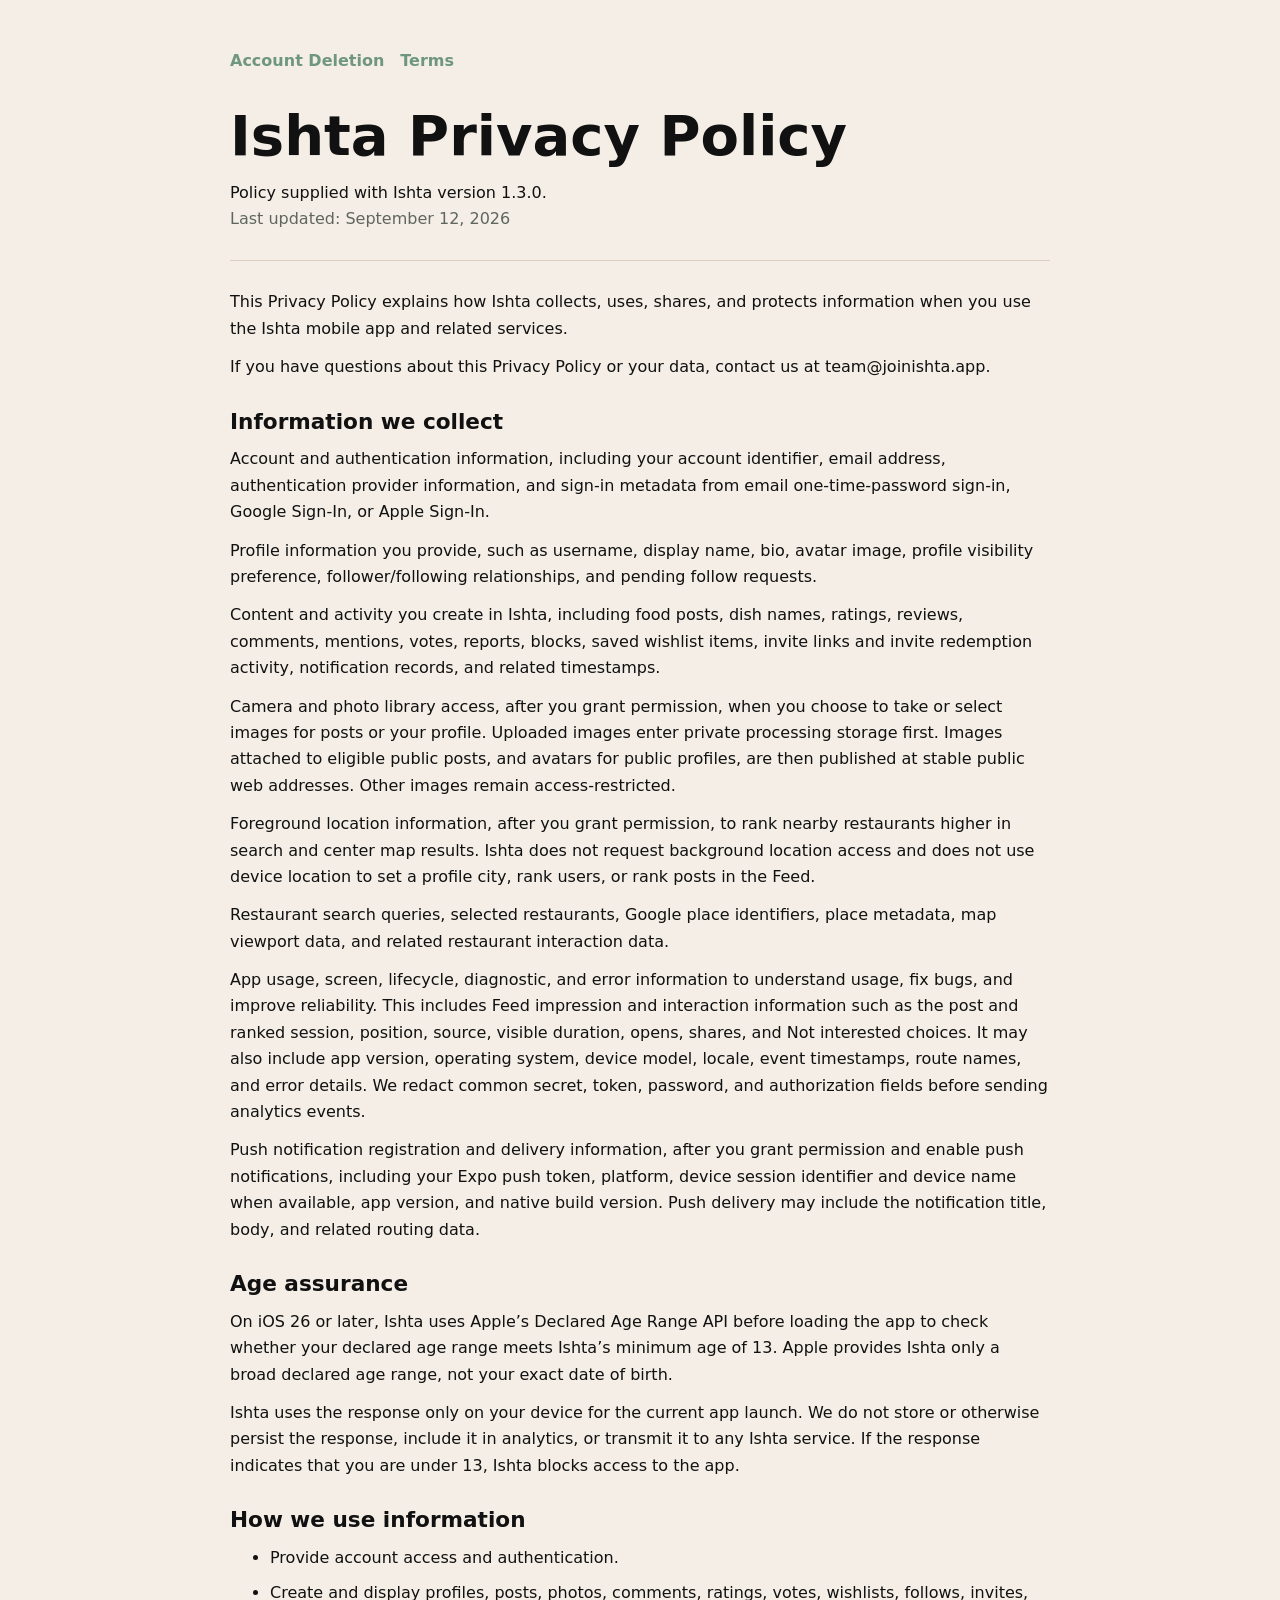
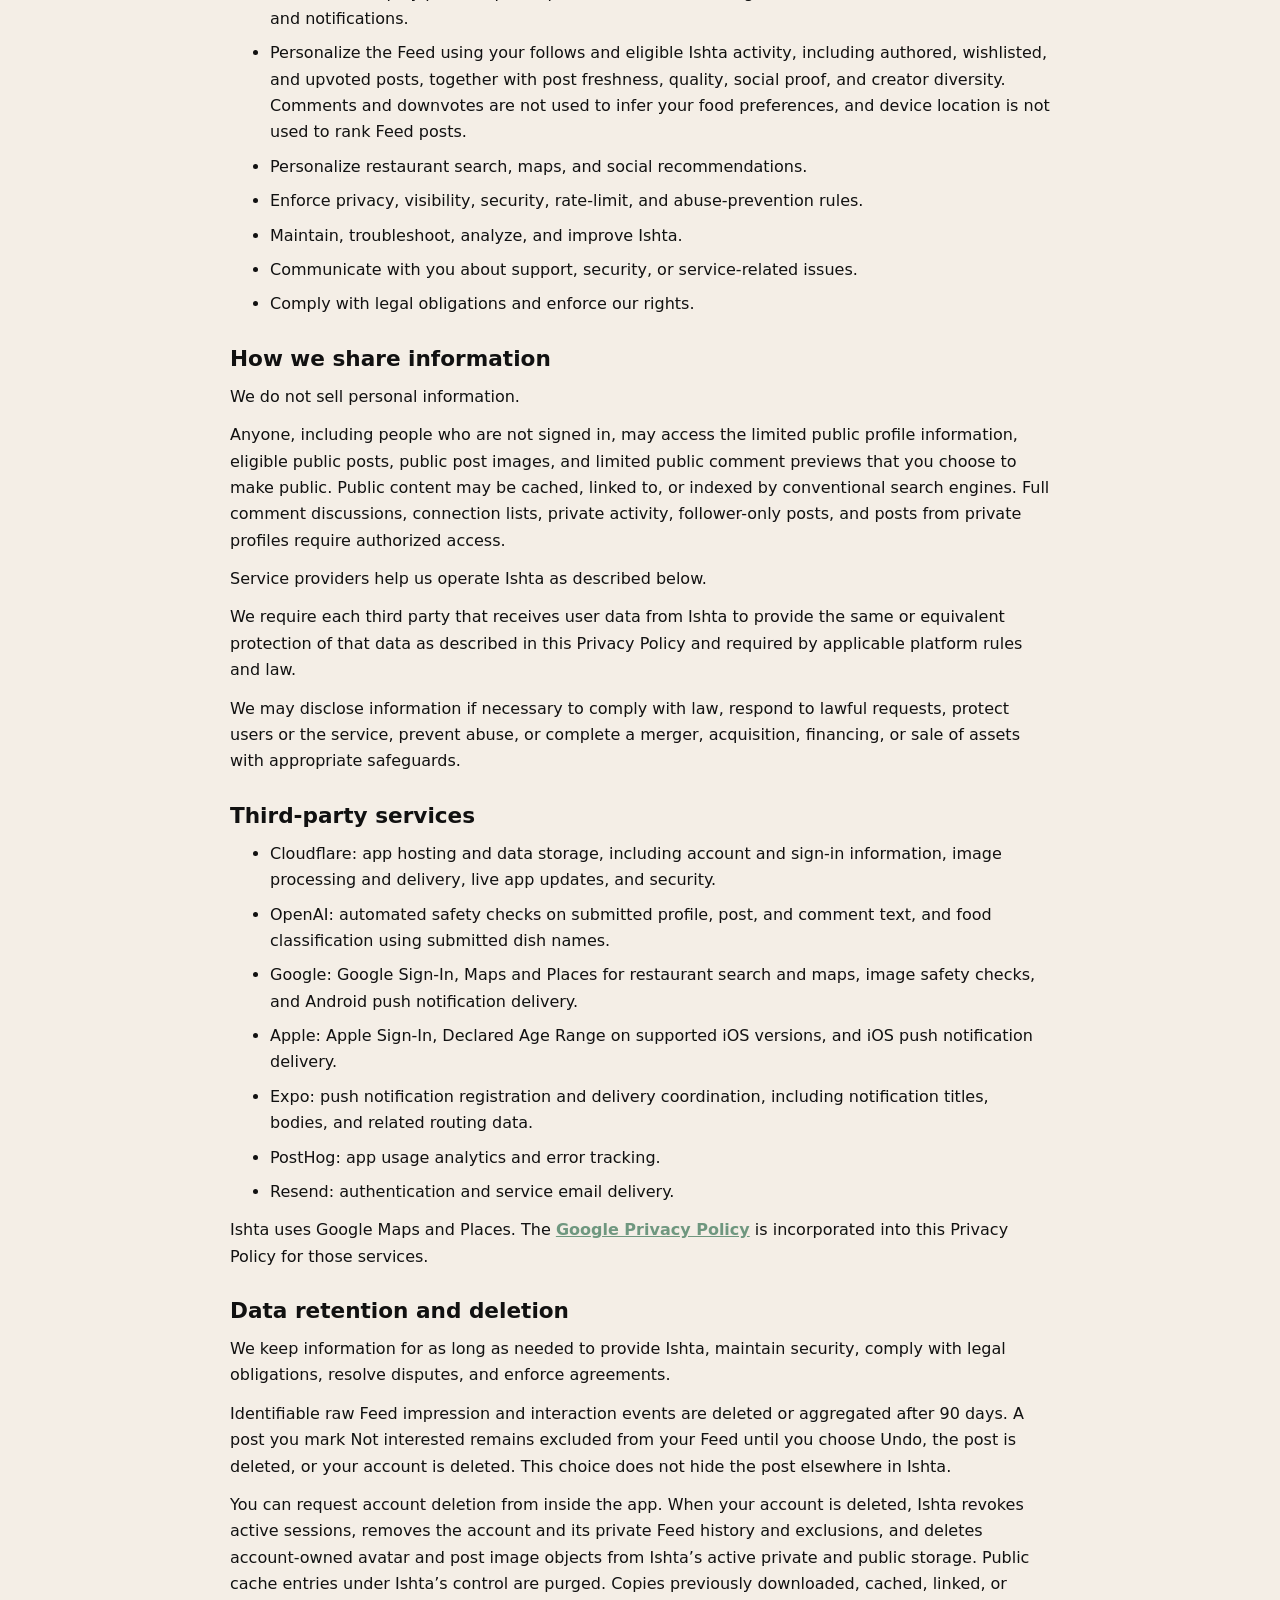
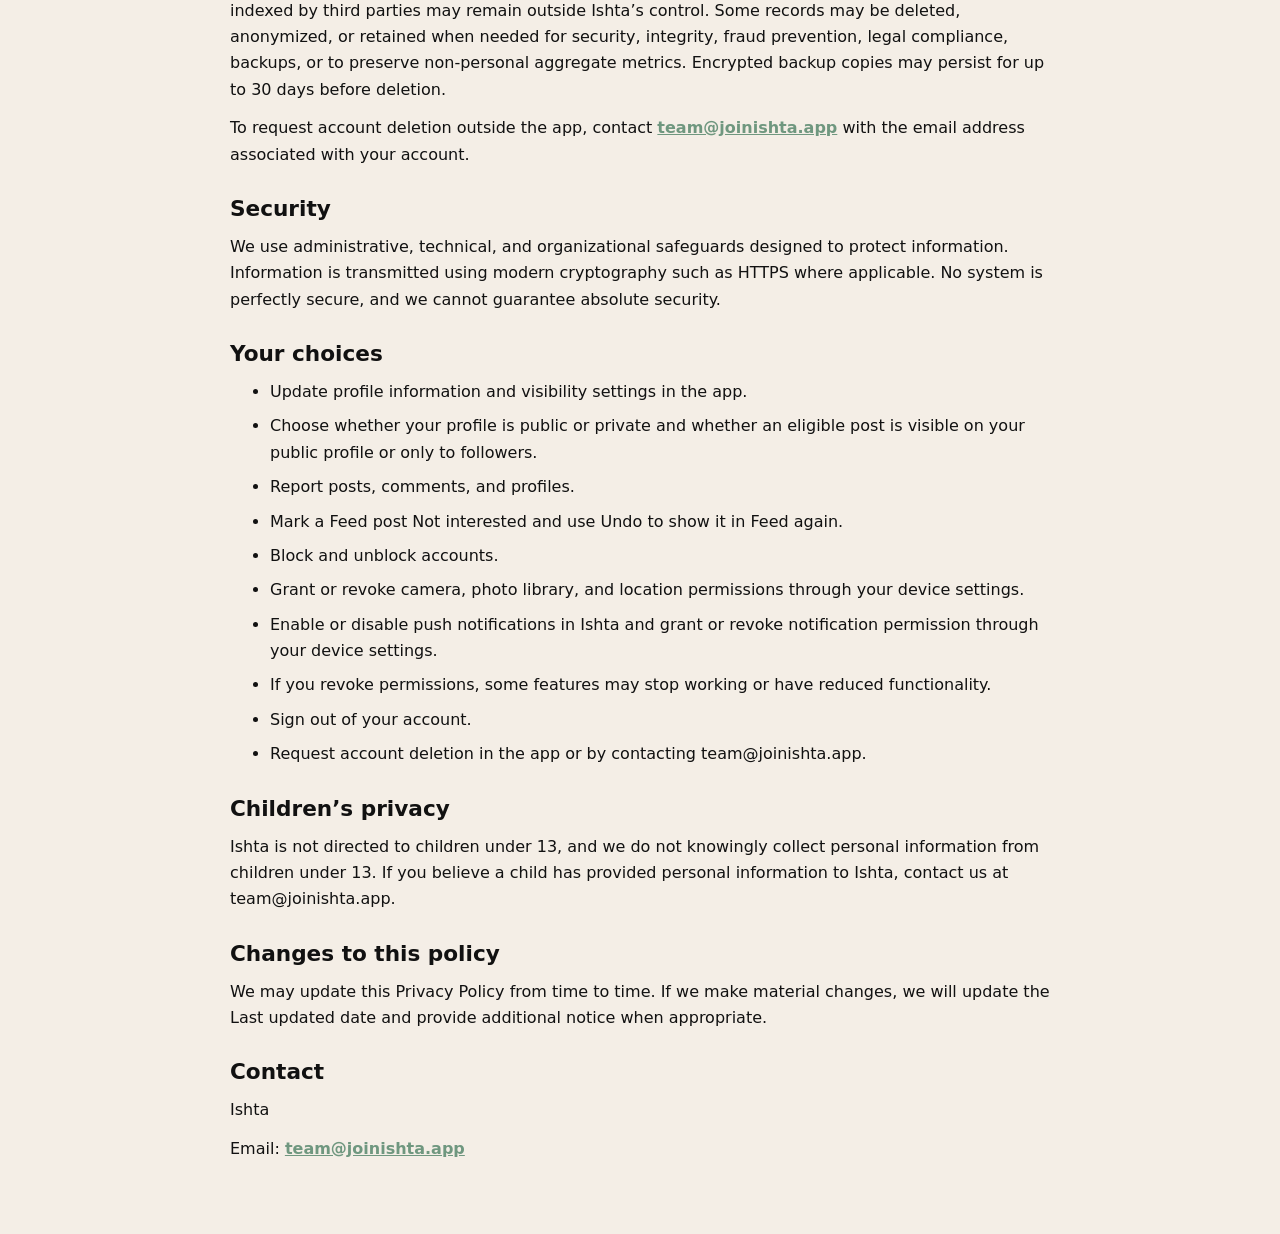
<file: privacy/1.3.0/index.html>
<!doctype html>
<html lang="en">
  <head>
    <meta charset="utf-8" />
    <meta name="viewport" content="width=device-width, initial-scale=1" />
    <title>Ishta 1.3.0 Privacy Policy</title>
    <meta name="description" content="Privacy Policy for Ishta version 1.3.0." />
    <link rel="stylesheet" href="../../styles.css" />
  </head>
  <body>
    <main class="shell">
      <nav class="nav" aria-label="Ishta 1.3.0 legal pages">
        <a href="../../account-deletion/1.3.0/">Account Deletion</a>
        <a href="../../terms/1.3.0/">Terms</a>
      </nav>
      <article class="document">
        <header class="hero">
          <h1>Ishta Privacy Policy</h1>
          <p>Policy supplied with Ishta version 1.3.0.</p>
          <p class="updated">Last updated: September 12, 2026</p>
        </header>

        <section>
          <p>This Privacy Policy explains how Ishta collects, uses, shares, and protects information when you use the Ishta mobile app and related services.</p>
          <p>If you have questions about this Privacy Policy or your data, contact us at team@joinishta.app.</p>
        </section>

        <section>
          <h2>Information we collect</h2>
          <p>Account and authentication information, including your account identifier, email address, authentication provider information, and sign-in metadata from email one-time-password sign-in, Google Sign-In, or Apple Sign-In.</p>
          <p>Profile information you provide, such as username, display name, bio, avatar image, profile visibility preference, follower/following relationships, and pending follow requests.</p>
          <p>Content and activity you create in Ishta, including food posts, dish names, ratings, reviews, comments, mentions, votes, reports, blocks, saved wishlist items, invite links and invite redemption activity, notification records, and related timestamps.</p>
          <p>Camera and photo library access, after you grant permission, when you choose to take or select images for posts or your profile. Uploaded images enter private processing storage first. Images attached to eligible public posts, and avatars for public profiles, are then published at stable public web addresses. Other images remain access-restricted.</p>
          <p>Foreground location information, after you grant permission, to rank nearby restaurants higher in search and center map results. Ishta does not request background location access and does not use device location to set a profile city, rank users, or rank posts in the Feed.</p>
          <p>Restaurant search queries, selected restaurants, Google place identifiers, place metadata, map viewport data, and related restaurant interaction data.</p>
          <p>App usage, screen, lifecycle, diagnostic, and error information to understand usage, fix bugs, and improve reliability. This includes Feed impression and interaction information such as the post and ranked session, position, source, visible duration, opens, shares, and Not interested choices. It may also include app version, operating system, device model, locale, event timestamps, route names, and error details. We redact common secret, token, password, and authorization fields before sending analytics events.</p>
          <p>Push notification registration and delivery information, after you grant permission and enable push notifications, including your Expo push token, platform, device session identifier and device name when available, app version, and native build version. Push delivery may include the notification title, body, and related routing data.</p>
        </section>

        <section>
          <h2>Age assurance</h2>
          <p>On iOS 26 or later, Ishta uses Apple&rsquo;s Declared Age Range API before loading the app to check whether your declared age range meets Ishta&rsquo;s minimum age of 13. Apple provides Ishta only a broad declared age range, not your exact date of birth.</p>
          <p>Ishta uses the response only on your device for the current app launch. We do not store or otherwise persist the response, include it in analytics, or transmit it to any Ishta service. If the response indicates that you are under 13, Ishta blocks access to the app.</p>
        </section>

        <section>
          <h2>How we use information</h2>
          <ul>
            <li>Provide account access and authentication.</li>
            <li>Create and display profiles, posts, photos, comments, ratings, votes, wishlists, follows, invites, and notifications.</li>
            <li>Personalize the Feed using your follows and eligible Ishta activity, including authored, wishlisted, and upvoted posts, together with post freshness, quality, social proof, and creator diversity. Comments and downvotes are not used to infer your food preferences, and device location is not used to rank Feed posts.</li>
            <li>Personalize restaurant search, maps, and social recommendations.</li>
            <li>Enforce privacy, visibility, security, rate-limit, and abuse-prevention rules.</li>
            <li>Maintain, troubleshoot, analyze, and improve Ishta.</li>
            <li>Communicate with you about support, security, or service-related issues.</li>
            <li>Comply with legal obligations and enforce our rights.</li>
          </ul>
        </section>

        <section>
          <h2>How we share information</h2>
          <p>We do not sell personal information.</p>
          <p>Anyone, including people who are not signed in, may access the limited public profile information, eligible public posts, public post images, and limited public comment previews that you choose to make public. Public content may be cached, linked to, or indexed by conventional search engines. Full comment discussions, connection lists, private activity, follower-only posts, and posts from private profiles require authorized access.</p>
          <p>Service providers help us operate Ishta as described below.</p>
          <p>We require each third party that receives user data from Ishta to provide the same or equivalent protection of that data as described in this Privacy Policy and required by applicable platform rules and law.</p>
          <p>We may disclose information if necessary to comply with law, respond to lawful requests, protect users or the service, prevent abuse, or complete a merger, acquisition, financing, or sale of assets with appropriate safeguards.</p>
        </section>

        <section>
          <h2>Third-party services</h2>
          <ul>
            <li>Cloudflare: app hosting and data storage, including account and sign-in information, image processing and delivery, live app updates, and security.</li>
            <li>OpenAI: automated safety checks on submitted profile, post, and comment text, and food classification using submitted dish names.</li>
            <li>Google: Google Sign-In, Maps and Places for restaurant search and maps, image safety checks, and Android push notification delivery.</li>
            <li>Apple: Apple Sign-In, Declared Age Range on supported iOS versions, and iOS push notification delivery.</li>
            <li>Expo: push notification registration and delivery coordination, including notification titles, bodies, and related routing data.</li>
            <li>PostHog: app usage analytics and error tracking.</li>
            <li>Resend: authentication and service email delivery.</li>
          </ul>
          <p>Ishta uses Google Maps and Places. The <a href="https://policies.google.com/privacy">Google Privacy Policy</a> is incorporated into this Privacy Policy for those services.</p>
        </section>

        <section>
          <h2>Data retention and deletion</h2>
          <p>We keep information for as long as needed to provide Ishta, maintain security, comply with legal obligations, resolve disputes, and enforce agreements.</p>
          <p>Identifiable raw Feed impression and interaction events are deleted or aggregated after 90 days. A post you mark Not interested remains excluded from your Feed until you choose Undo, the post is deleted, or your account is deleted. This choice does not hide the post elsewhere in Ishta.</p>
          <p>You can request account deletion from inside the app. When your account is deleted, Ishta revokes active sessions, removes the account and its private Feed history and exclusions, and deletes account-owned avatar and post image objects from Ishta&rsquo;s active private and public storage. Public cache entries under Ishta&rsquo;s control are purged. Copies previously downloaded, cached, linked, or indexed by third parties may remain outside Ishta&rsquo;s control. Some records may be deleted, anonymized, or retained when needed for security, integrity, fraud prevention, legal compliance, backups, or to preserve non-personal aggregate metrics. Encrypted backup copies may persist for up to 30 days before deletion.</p>
          <p>To request account deletion outside the app, contact <a href="mailto:team@joinishta.app">team@joinishta.app</a> with the email address associated with your account.</p>
        </section>

        <section>
          <h2>Security</h2>
          <p>We use administrative, technical, and organizational safeguards designed to protect information. Information is transmitted using modern cryptography such as HTTPS where applicable. No system is perfectly secure, and we cannot guarantee absolute security.</p>
        </section>

        <section>
          <h2>Your choices</h2>
          <ul>
            <li>Update profile information and visibility settings in the app.</li>
            <li>Choose whether your profile is public or private and whether an eligible post is visible on your public profile or only to followers.</li>
            <li>Report posts, comments, and profiles.</li>
            <li>Mark a Feed post Not interested and use Undo to show it in Feed again.</li>
            <li>Block and unblock accounts.</li>
            <li>Grant or revoke camera, photo library, and location permissions through your device settings.</li>
            <li>Enable or disable push notifications in Ishta and grant or revoke notification permission through your device settings.</li>
            <li>If you revoke permissions, some features may stop working or have reduced functionality.</li>
            <li>Sign out of your account.</li>
            <li>Request account deletion in the app or by contacting team@joinishta.app.</li>
          </ul>
        </section>

        <section>
          <h2>Children&rsquo;s privacy</h2>
          <p>Ishta is not directed to children under 13, and we do not knowingly collect personal information from children under 13. If you believe a child has provided personal information to Ishta, contact us at team@joinishta.app.</p>
        </section>

        <section>
          <h2>Changes to this policy</h2>
          <p>We may update this Privacy Policy from time to time. If we make material changes, we will update the Last updated date and provide additional notice when appropriate.</p>
        </section>

        <section>
          <h2>Contact</h2>
          <p>Ishta</p>
          <p>Email: <a href="mailto:team@joinishta.app">team@joinishta.app</a></p>
        </section>
      </article>
    </main>
  </body>
</html>
</file>
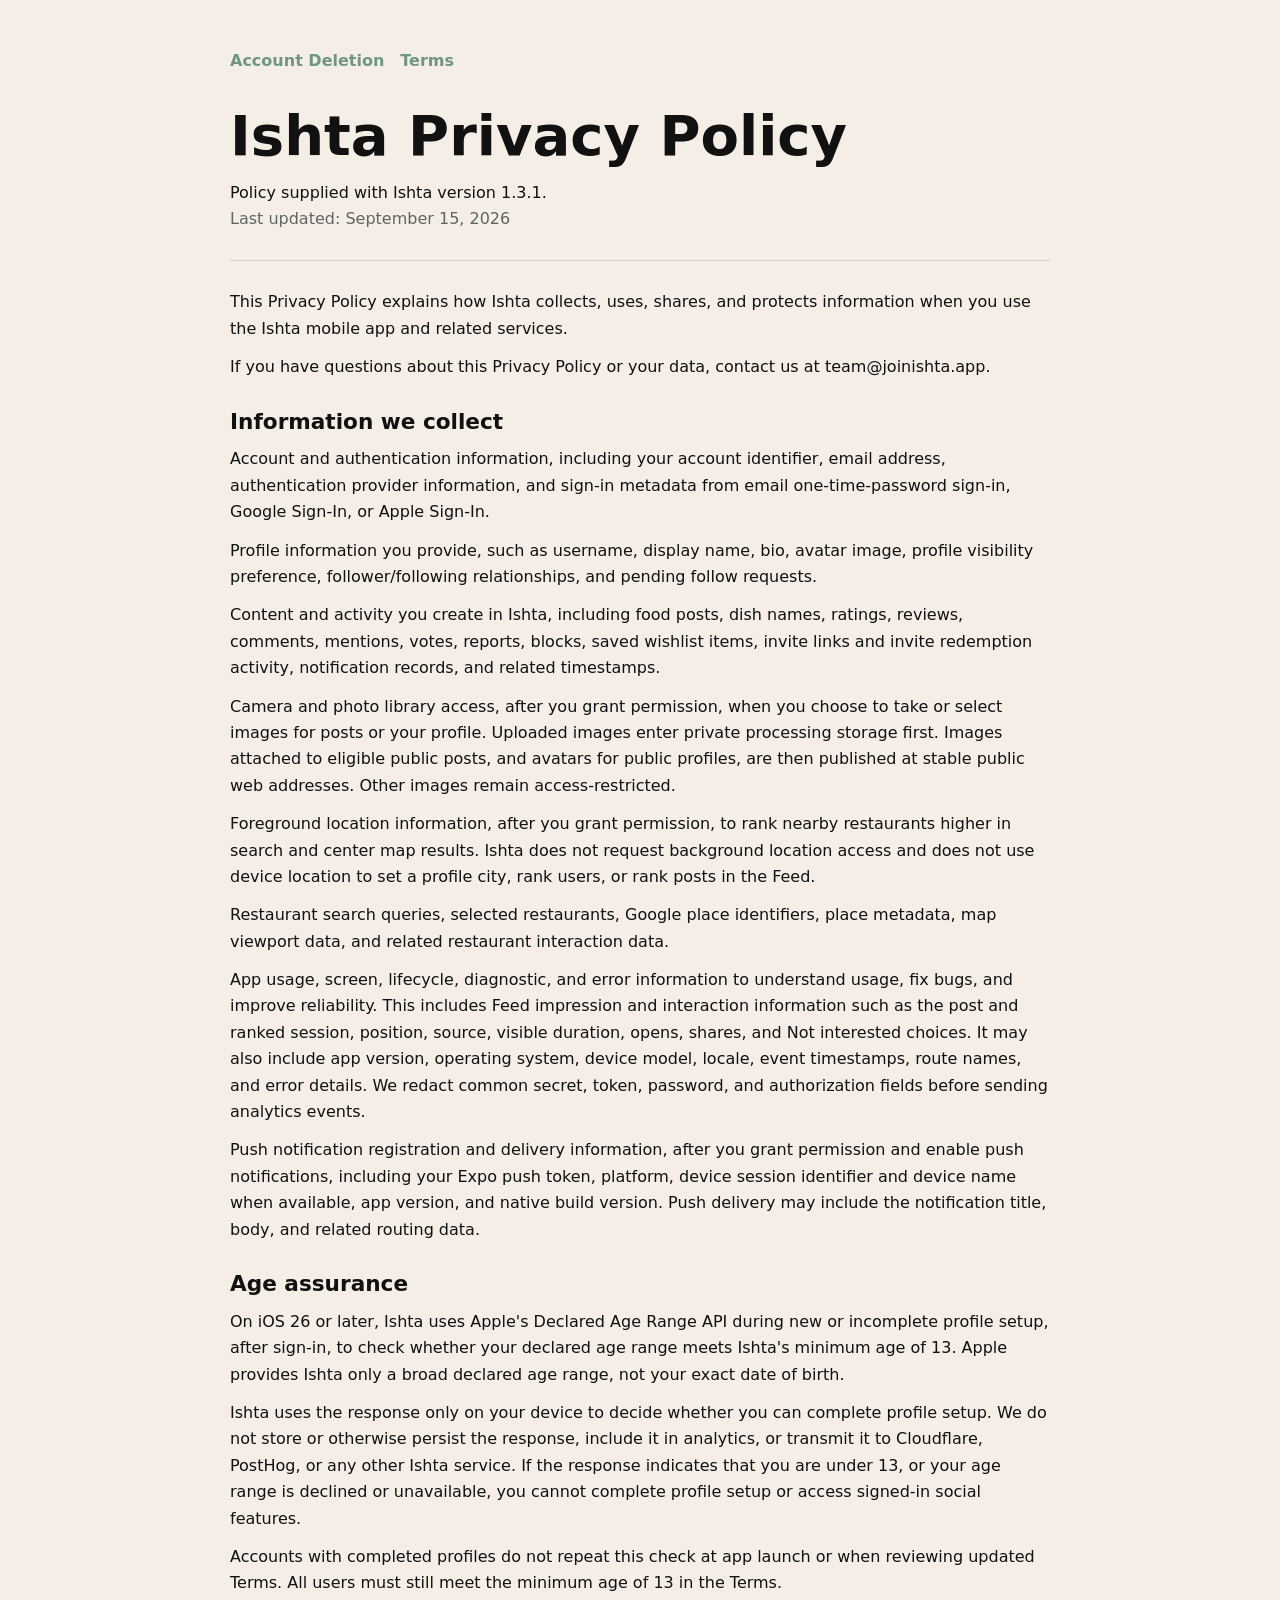
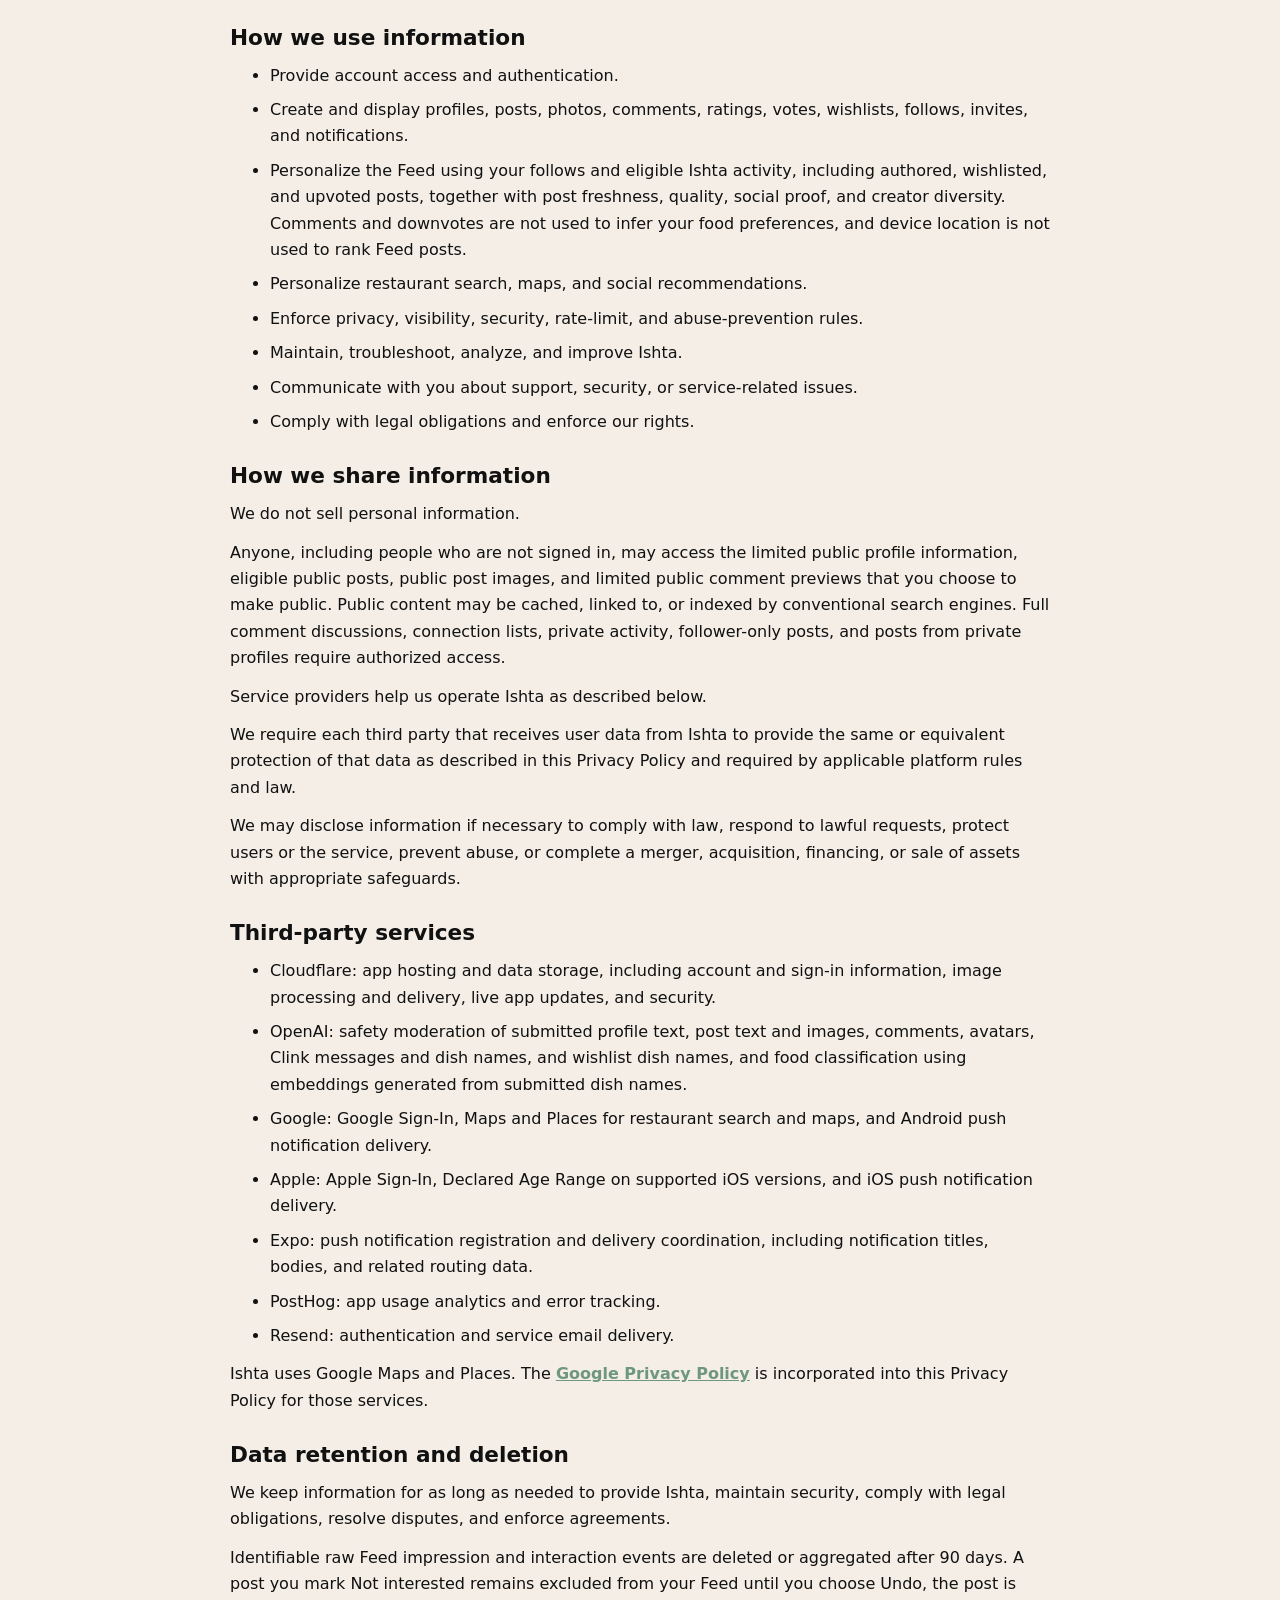
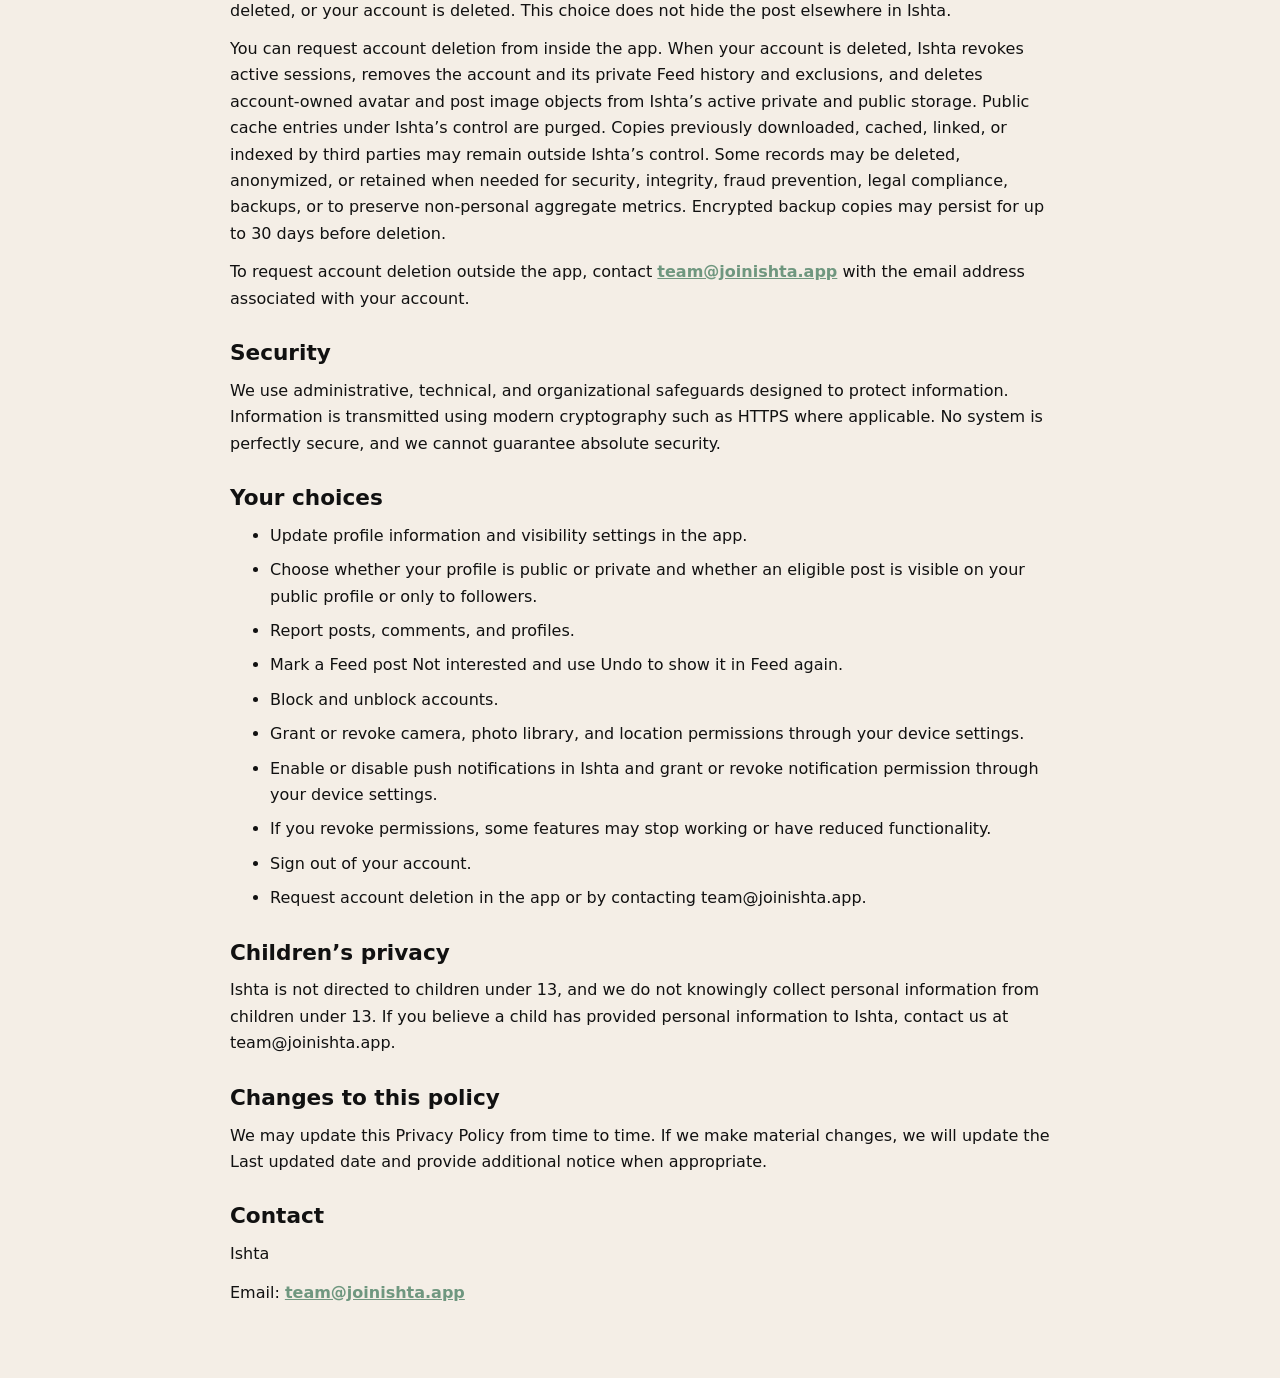
<file: privacy/1.3.1/index.html>
<!doctype html>
<html lang="en">
  <head>
    <meta charset="utf-8" />
    <meta name="viewport" content="width=device-width, initial-scale=1" />
    <title>Ishta 1.3.1 Privacy Policy</title>
    <meta name="description" content="Privacy Policy for Ishta version 1.3.1." />
    <link rel="stylesheet" href="../../styles.css" />
  </head>
  <body>
    <main class="shell">
      <nav class="nav" aria-label="Ishta 1.3.1 legal pages">
        <a href="../../account-deletion/1.3.1/">Account Deletion</a>
        <a href="../../terms/1.3.1/">Terms</a>
      </nav>
      <article class="document">
        <header class="hero">
          <h1>Ishta Privacy Policy</h1>
          <p>Policy supplied with Ishta version 1.3.1.</p>
          <p class="updated">Last updated: September 15, 2026</p>
        </header>

        <section>
          <p>This Privacy Policy explains how Ishta collects, uses, shares, and protects information when you use the Ishta mobile app and related services.</p>
          <p>If you have questions about this Privacy Policy or your data, contact us at team@joinishta.app.</p>
        </section>

        <section>
          <h2>Information we collect</h2>
          <p>Account and authentication information, including your account identifier, email address, authentication provider information, and sign-in metadata from email one-time-password sign-in, Google Sign-In, or Apple Sign-In.</p>
          <p>Profile information you provide, such as username, display name, bio, avatar image, profile visibility preference, follower/following relationships, and pending follow requests.</p>
          <p>Content and activity you create in Ishta, including food posts, dish names, ratings, reviews, comments, mentions, votes, reports, blocks, saved wishlist items, invite links and invite redemption activity, notification records, and related timestamps.</p>
          <p>Camera and photo library access, after you grant permission, when you choose to take or select images for posts or your profile. Uploaded images enter private processing storage first. Images attached to eligible public posts, and avatars for public profiles, are then published at stable public web addresses. Other images remain access-restricted.</p>
          <p>Foreground location information, after you grant permission, to rank nearby restaurants higher in search and center map results. Ishta does not request background location access and does not use device location to set a profile city, rank users, or rank posts in the Feed.</p>
          <p>Restaurant search queries, selected restaurants, Google place identifiers, place metadata, map viewport data, and related restaurant interaction data.</p>
          <p>App usage, screen, lifecycle, diagnostic, and error information to understand usage, fix bugs, and improve reliability. This includes Feed impression and interaction information such as the post and ranked session, position, source, visible duration, opens, shares, and Not interested choices. It may also include app version, operating system, device model, locale, event timestamps, route names, and error details. We redact common secret, token, password, and authorization fields before sending analytics events.</p>
          <p>Push notification registration and delivery information, after you grant permission and enable push notifications, including your Expo push token, platform, device session identifier and device name when available, app version, and native build version. Push delivery may include the notification title, body, and related routing data.</p>
        </section>

        <section>
          <h2>Age assurance</h2>
          <p>On iOS 26 or later, Ishta uses Apple's Declared Age Range API during new or incomplete profile setup, after sign-in, to check whether your declared age range meets Ishta's minimum age of 13. Apple provides Ishta only a broad declared age range, not your exact date of birth.</p>
          <p>Ishta uses the response only on your device to decide whether you can complete profile setup. We do not store or otherwise persist the response, include it in analytics, or transmit it to Cloudflare, PostHog, or any other Ishta service. If the response indicates that you are under 13, or your age range is declined or unavailable, you cannot complete profile setup or access signed-in social features.</p>
          <p>Accounts with completed profiles do not repeat this check at app launch or when reviewing updated Terms. All users must still meet the minimum age of 13 in the Terms.</p>
        </section>

        <section>
          <h2>How we use information</h2>
          <ul>
            <li>Provide account access and authentication.</li>
            <li>Create and display profiles, posts, photos, comments, ratings, votes, wishlists, follows, invites, and notifications.</li>
            <li>Personalize the Feed using your follows and eligible Ishta activity, including authored, wishlisted, and upvoted posts, together with post freshness, quality, social proof, and creator diversity. Comments and downvotes are not used to infer your food preferences, and device location is not used to rank Feed posts.</li>
            <li>Personalize restaurant search, maps, and social recommendations.</li>
            <li>Enforce privacy, visibility, security, rate-limit, and abuse-prevention rules.</li>
            <li>Maintain, troubleshoot, analyze, and improve Ishta.</li>
            <li>Communicate with you about support, security, or service-related issues.</li>
            <li>Comply with legal obligations and enforce our rights.</li>
          </ul>
        </section>

        <section>
          <h2>How we share information</h2>
          <p>We do not sell personal information.</p>
          <p>Anyone, including people who are not signed in, may access the limited public profile information, eligible public posts, public post images, and limited public comment previews that you choose to make public. Public content may be cached, linked to, or indexed by conventional search engines. Full comment discussions, connection lists, private activity, follower-only posts, and posts from private profiles require authorized access.</p>
          <p>Service providers help us operate Ishta as described below.</p>
          <p>We require each third party that receives user data from Ishta to provide the same or equivalent protection of that data as described in this Privacy Policy and required by applicable platform rules and law.</p>
          <p>We may disclose information if necessary to comply with law, respond to lawful requests, protect users or the service, prevent abuse, or complete a merger, acquisition, financing, or sale of assets with appropriate safeguards.</p>
        </section>

        <section>
          <h2>Third-party services</h2>
          <ul>
            <li>Cloudflare: app hosting and data storage, including account and sign-in information, image processing and delivery, live app updates, and security.</li>
            <li>OpenAI: safety moderation of submitted profile text, post text and images, comments, avatars, Clink messages and dish names, and wishlist dish names, and food classification using embeddings generated from submitted dish names.</li>
            <li>Google: Google Sign-In, Maps and Places for restaurant search and maps, and Android push notification delivery.</li>
            <li>Apple: Apple Sign-In, Declared Age Range on supported iOS versions, and iOS push notification delivery.</li>
            <li>Expo: push notification registration and delivery coordination, including notification titles, bodies, and related routing data.</li>
            <li>PostHog: app usage analytics and error tracking.</li>
            <li>Resend: authentication and service email delivery.</li>
          </ul>
          <p>Ishta uses Google Maps and Places. The <a href="https://policies.google.com/privacy">Google Privacy Policy</a> is incorporated into this Privacy Policy for those services.</p>
        </section>

        <section>
          <h2>Data retention and deletion</h2>
          <p>We keep information for as long as needed to provide Ishta, maintain security, comply with legal obligations, resolve disputes, and enforce agreements.</p>
          <p>Identifiable raw Feed impression and interaction events are deleted or aggregated after 90 days. A post you mark Not interested remains excluded from your Feed until you choose Undo, the post is deleted, or your account is deleted. This choice does not hide the post elsewhere in Ishta.</p>
          <p>You can request account deletion from inside the app. When your account is deleted, Ishta revokes active sessions, removes the account and its private Feed history and exclusions, and deletes account-owned avatar and post image objects from Ishta&rsquo;s active private and public storage. Public cache entries under Ishta&rsquo;s control are purged. Copies previously downloaded, cached, linked, or indexed by third parties may remain outside Ishta&rsquo;s control. Some records may be deleted, anonymized, or retained when needed for security, integrity, fraud prevention, legal compliance, backups, or to preserve non-personal aggregate metrics. Encrypted backup copies may persist for up to 30 days before deletion.</p>
          <p>To request account deletion outside the app, contact <a href="mailto:team@joinishta.app">team@joinishta.app</a> with the email address associated with your account.</p>
        </section>

        <section>
          <h2>Security</h2>
          <p>We use administrative, technical, and organizational safeguards designed to protect information. Information is transmitted using modern cryptography such as HTTPS where applicable. No system is perfectly secure, and we cannot guarantee absolute security.</p>
        </section>

        <section>
          <h2>Your choices</h2>
          <ul>
            <li>Update profile information and visibility settings in the app.</li>
            <li>Choose whether your profile is public or private and whether an eligible post is visible on your public profile or only to followers.</li>
            <li>Report posts, comments, and profiles.</li>
            <li>Mark a Feed post Not interested and use Undo to show it in Feed again.</li>
            <li>Block and unblock accounts.</li>
            <li>Grant or revoke camera, photo library, and location permissions through your device settings.</li>
            <li>Enable or disable push notifications in Ishta and grant or revoke notification permission through your device settings.</li>
            <li>If you revoke permissions, some features may stop working or have reduced functionality.</li>
            <li>Sign out of your account.</li>
            <li>Request account deletion in the app or by contacting team@joinishta.app.</li>
          </ul>
        </section>

        <section>
          <h2>Children&rsquo;s privacy</h2>
          <p>Ishta is not directed to children under 13, and we do not knowingly collect personal information from children under 13. If you believe a child has provided personal information to Ishta, contact us at team@joinishta.app.</p>
        </section>

        <section>
          <h2>Changes to this policy</h2>
          <p>We may update this Privacy Policy from time to time. If we make material changes, we will update the Last updated date and provide additional notice when appropriate.</p>
        </section>

        <section>
          <h2>Contact</h2>
          <p>Ishta</p>
          <p>Email: <a href="mailto:team@joinishta.app">team@joinishta.app</a></p>
        </section>
      </article>
    </main>
  </body>
</html>
</file>
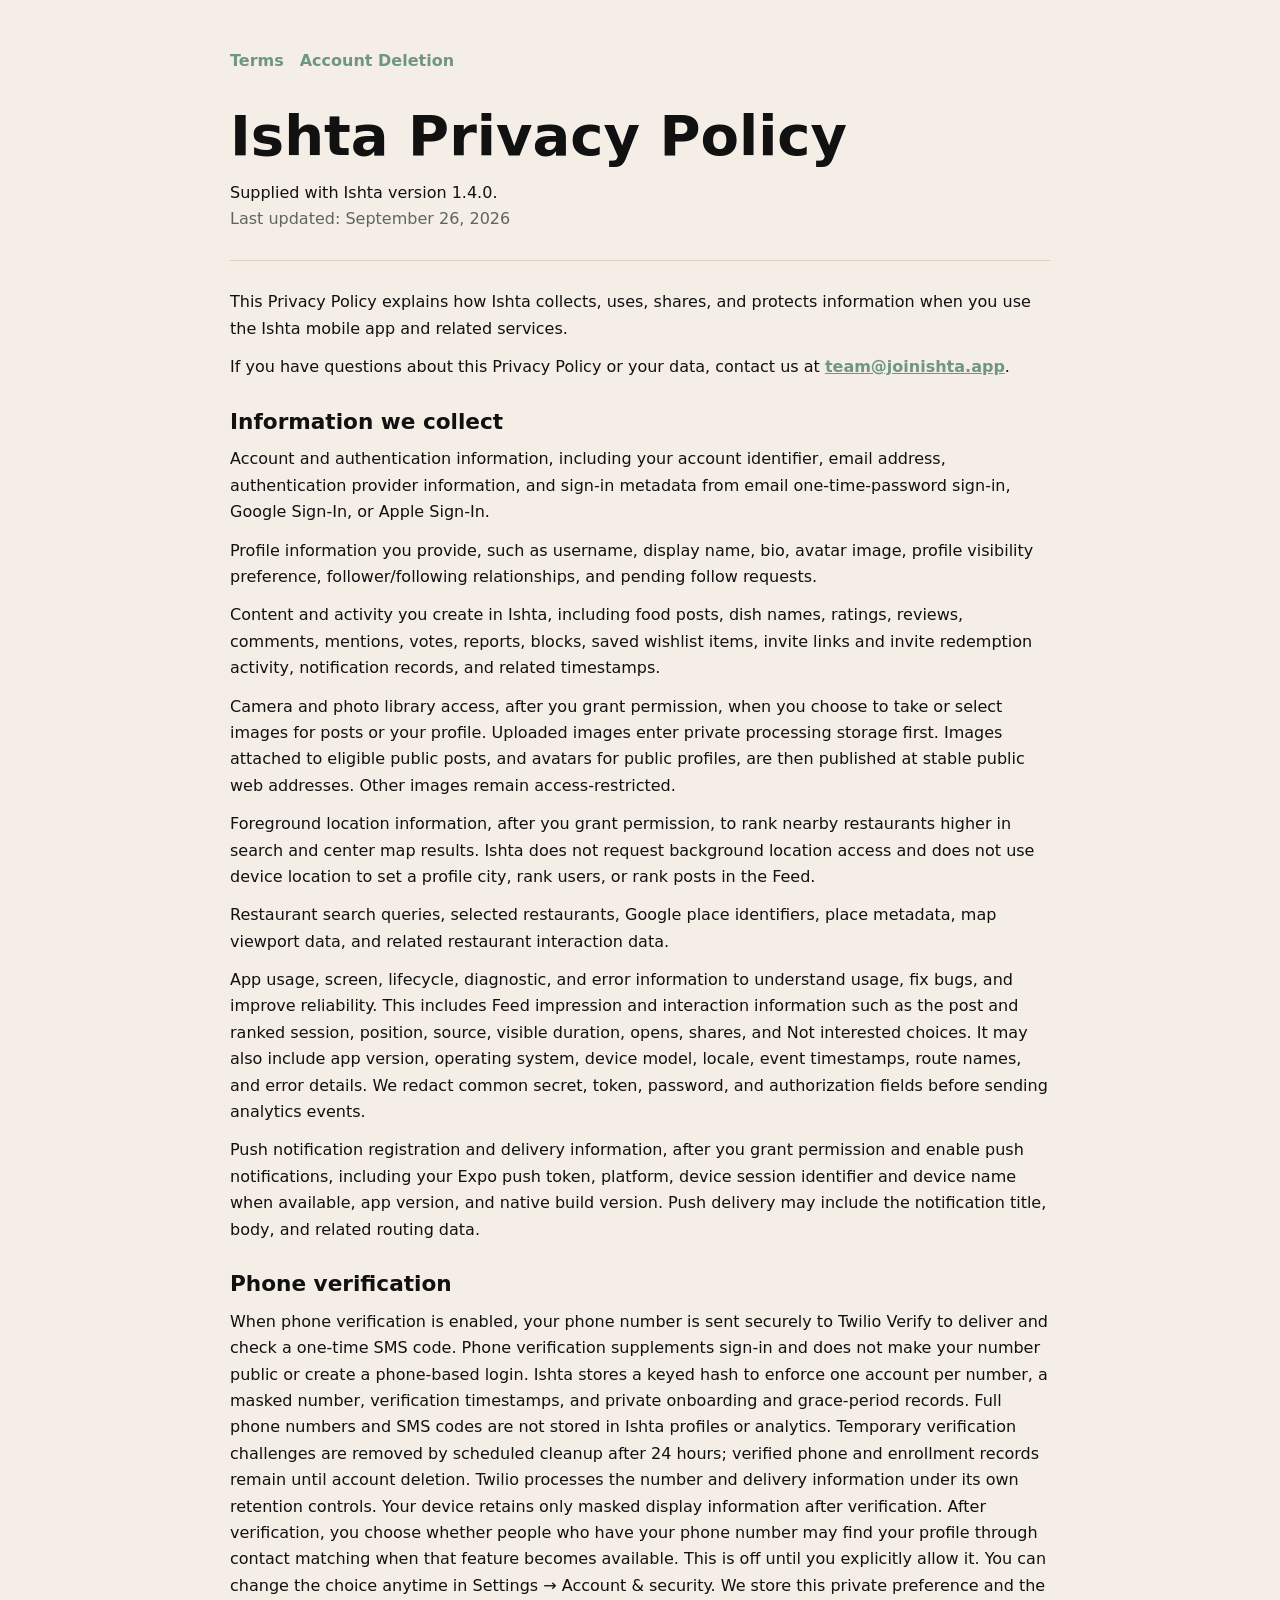
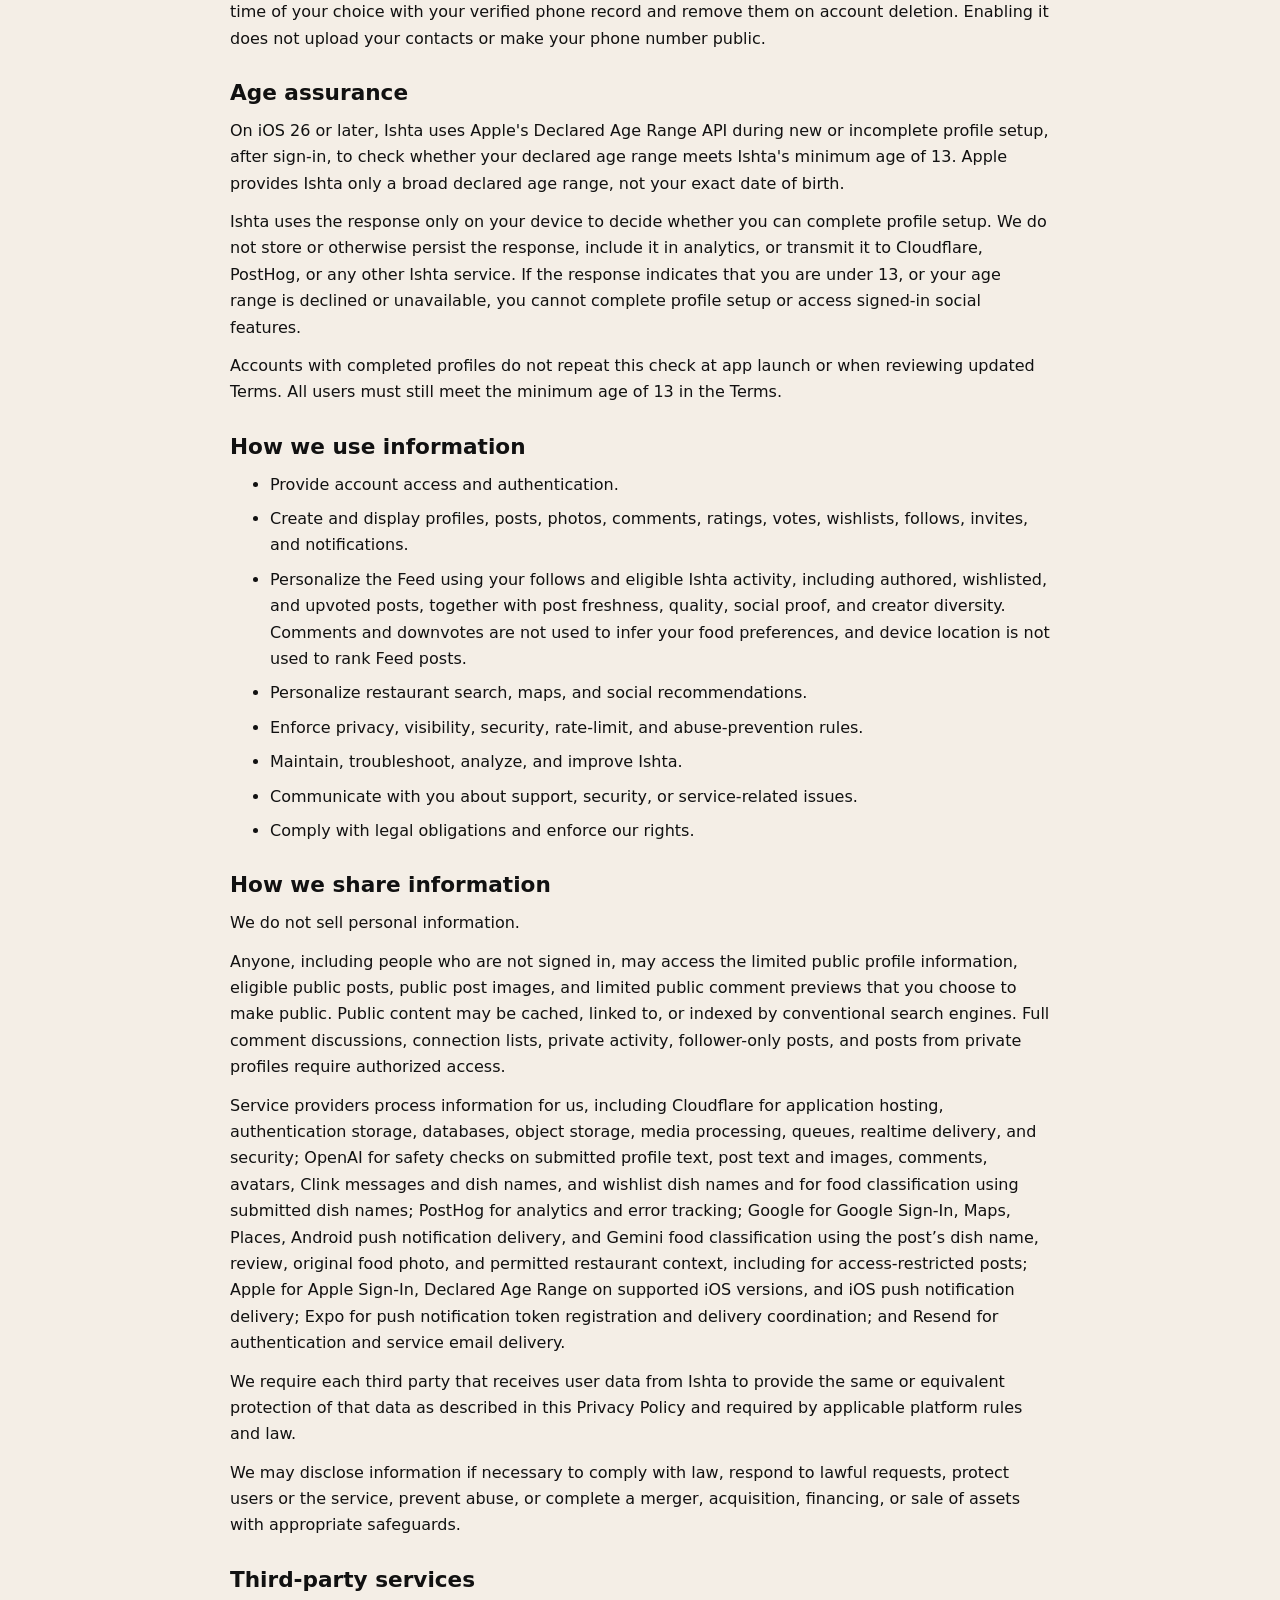
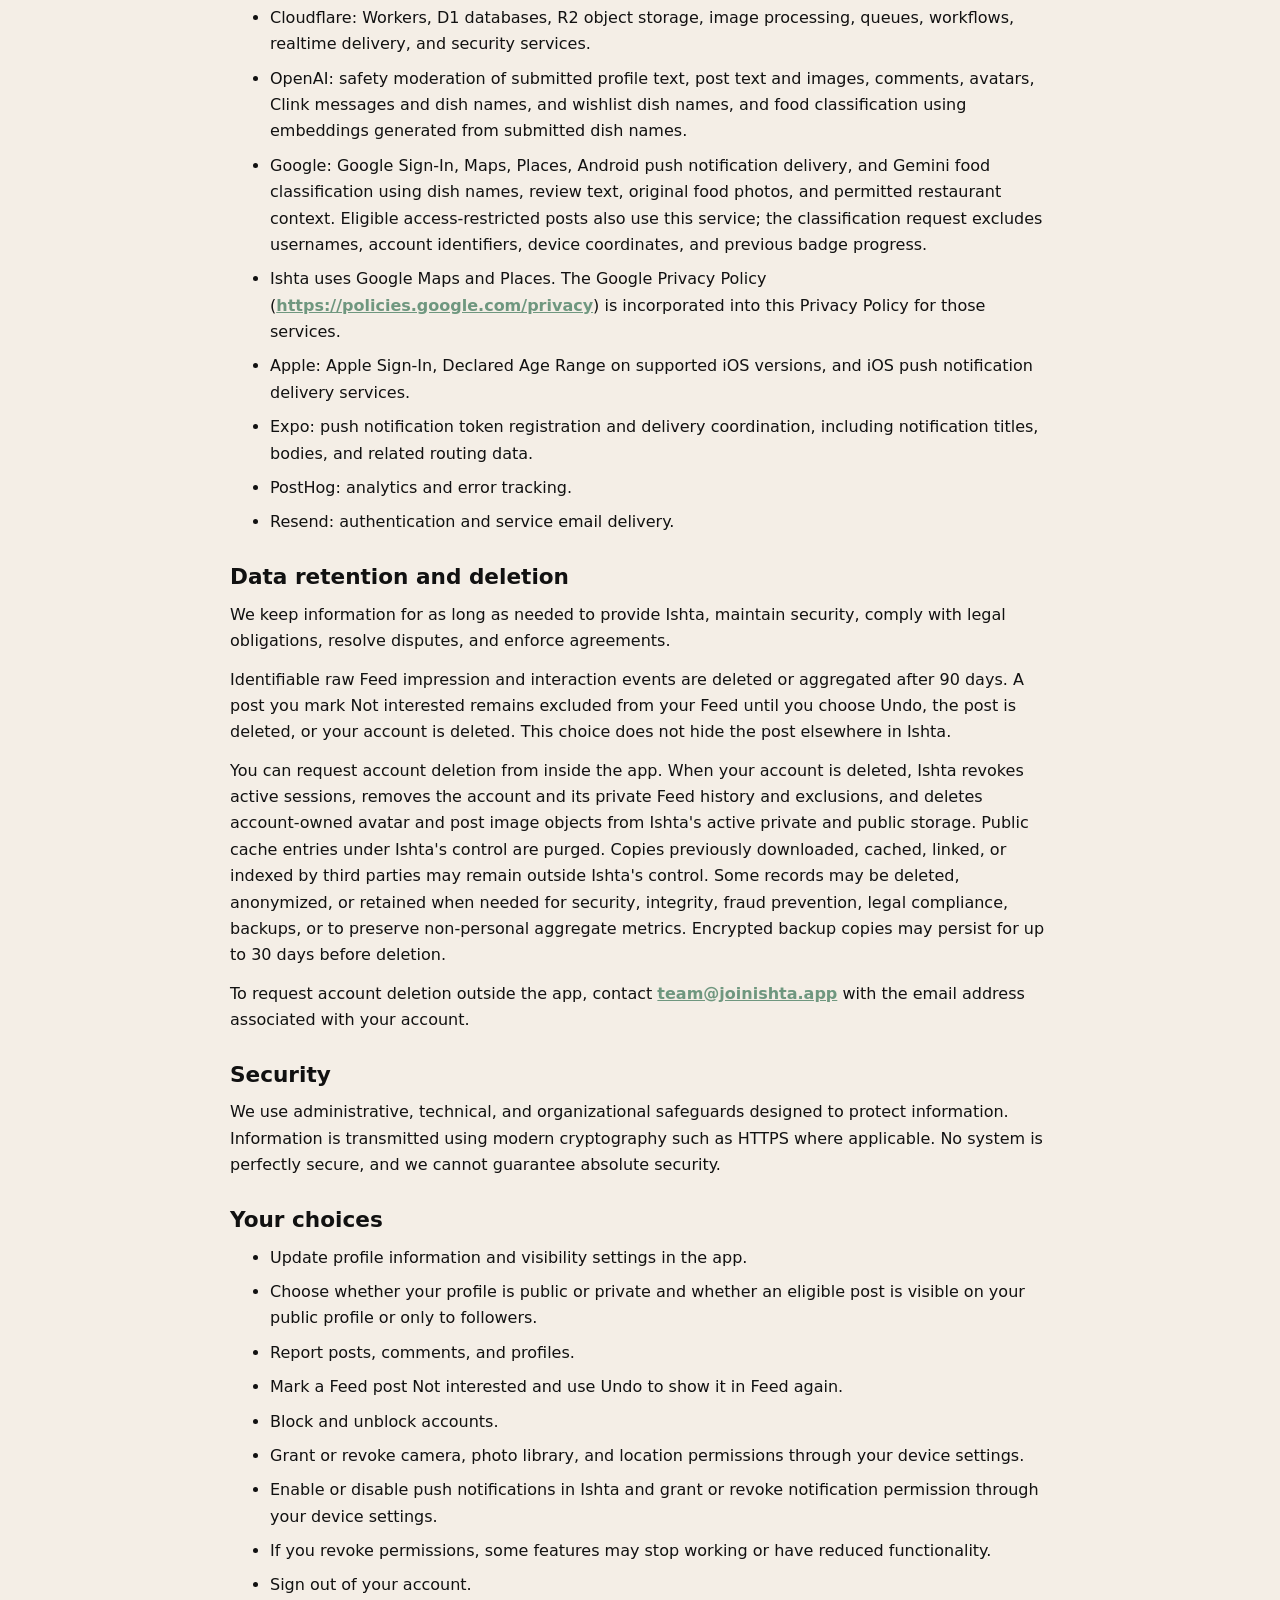
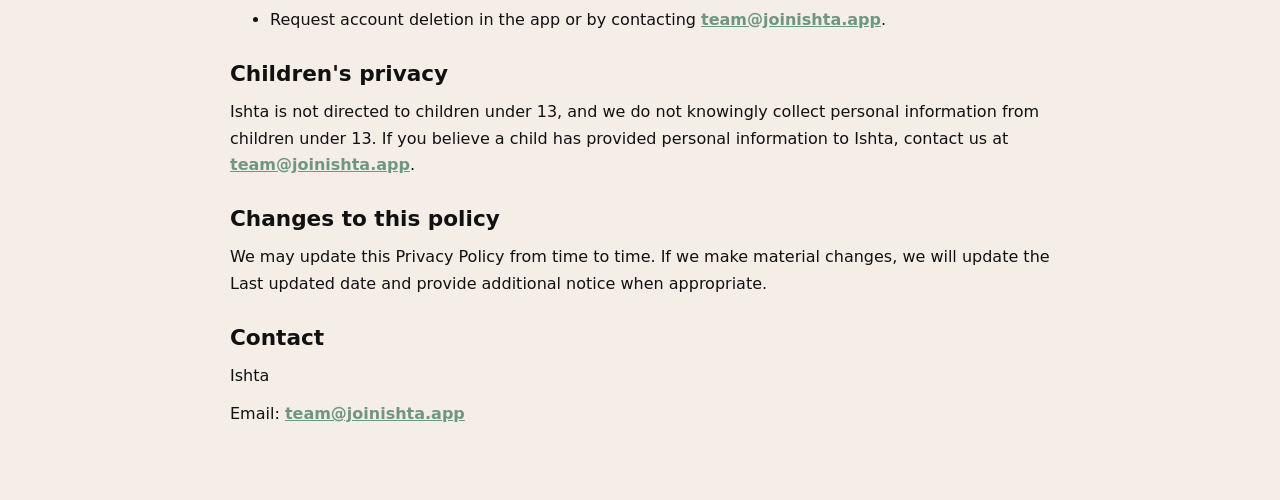
<file: privacy/1.4.0/index.html>
<!doctype html>
<html lang="en">
<head><meta charset="utf-8" /><meta name="viewport" content="width=device-width, initial-scale=1" />
<title>Ishta Privacy Policy — 1.4.0</title>
<meta name="description" content="Ishta Privacy Policy for Ishta 1.4.0." />
<link rel="stylesheet" href="../../styles.css" /></head>
<body><main class="shell"><nav class="nav" aria-label="Ishta legal pages"><a href="../../terms/1.4.0/">Terms</a>
<a href="../../account-deletion/1.4.0/">Account Deletion</a>
</nav>
<article class="document"><header class="hero"><h1>Ishta Privacy Policy</h1>
<p>Supplied with Ishta version 1.4.0.</p><p class="updated">Last updated: September 26, 2026</p></header>
<section><p>This Privacy Policy explains how Ishta collects, uses, shares, and protects information when you use the Ishta mobile app and related services.</p><p>If you have questions about this Privacy Policy or your data, contact us at <a href="mailto:team@joinishta.app">team@joinishta.app</a>.</p></section>
<section><h2>Information we collect</h2><p>Account and authentication information, including your account identifier, email address, authentication provider information, and sign-in metadata from email one-time-password sign-in, Google Sign-In, or Apple Sign-In.</p><p>Profile information you provide, such as username, display name, bio, avatar image, profile visibility preference, follower/following relationships, and pending follow requests.</p><p>Content and activity you create in Ishta, including food posts, dish names, ratings, reviews, comments, mentions, votes, reports, blocks, saved wishlist items, invite links and invite redemption activity, notification records, and related timestamps.</p><p>Camera and photo library access, after you grant permission, when you choose to take or select images for posts or your profile. Uploaded images enter private processing storage first. Images attached to eligible public posts, and avatars for public profiles, are then published at stable public web addresses. Other images remain access-restricted.</p><p>Foreground location information, after you grant permission, to rank nearby restaurants higher in search and center map results. Ishta does not request background location access and does not use device location to set a profile city, rank users, or rank posts in the Feed.</p><p>Restaurant search queries, selected restaurants, Google place identifiers, place metadata, map viewport data, and related restaurant interaction data.</p><p>App usage, screen, lifecycle, diagnostic, and error information to understand usage, fix bugs, and improve reliability. This includes Feed impression and interaction information such as the post and ranked session, position, source, visible duration, opens, shares, and Not interested choices. It may also include app version, operating system, device model, locale, event timestamps, route names, and error details. We redact common secret, token, password, and authorization fields before sending analytics events.</p><p>Push notification registration and delivery information, after you grant permission and enable push notifications, including your Expo push token, platform, device session identifier and device name when available, app version, and native build version. Push delivery may include the notification title, body, and related routing data.</p></section>
<section><h2>Phone verification</h2><p>When phone verification is enabled, your phone number is sent securely to Twilio Verify to deliver and check a one-time SMS code. Phone verification supplements sign-in and does not make your number public or create a phone-based login. Ishta stores a keyed hash to enforce one account per number, a masked number, verification timestamps, and private onboarding and grace-period records. Full phone numbers and SMS codes are not stored in Ishta profiles or analytics. Temporary verification challenges are removed by scheduled cleanup after 24 hours; verified phone and enrollment records remain until account deletion. Twilio processes the number and delivery information under its own retention controls. Your device retains only masked display information after verification. After verification, you choose whether people who have your phone number may find your profile through contact matching when that feature becomes available. This is off until you explicitly allow it. You can change the choice anytime in Settings → Account &amp; security. We store this private preference and the time of your choice with your verified phone record and remove them on account deletion. Enabling it does not upload your contacts or make your phone number public.</p></section>
<section><h2>Age assurance</h2><p>On iOS 26 or later, Ishta uses Apple&#x27;s Declared Age Range API during new or incomplete profile setup, after sign-in, to check whether your declared age range meets Ishta&#x27;s minimum age of 13. Apple provides Ishta only a broad declared age range, not your exact date of birth.</p><p>Ishta uses the response only on your device to decide whether you can complete profile setup. We do not store or otherwise persist the response, include it in analytics, or transmit it to Cloudflare, PostHog, or any other Ishta service. If the response indicates that you are under 13, or your age range is declined or unavailable, you cannot complete profile setup or access signed-in social features.</p><p>Accounts with completed profiles do not repeat this check at app launch or when reviewing updated Terms. All users must still meet the minimum age of 13 in the Terms.</p></section>
<section><h2>How we use information</h2><ul><li>Provide account access and authentication.</li><li>Create and display profiles, posts, photos, comments, ratings, votes, wishlists, follows, invites, and notifications.</li><li>Personalize the Feed using your follows and eligible Ishta activity, including authored, wishlisted, and upvoted posts, together with post freshness, quality, social proof, and creator diversity. Comments and downvotes are not used to infer your food preferences, and device location is not used to rank Feed posts.</li><li>Personalize restaurant search, maps, and social recommendations.</li><li>Enforce privacy, visibility, security, rate-limit, and abuse-prevention rules.</li><li>Maintain, troubleshoot, analyze, and improve Ishta.</li><li>Communicate with you about support, security, or service-related issues.</li><li>Comply with legal obligations and enforce our rights.</li></ul></section>
<section><h2>How we share information</h2><p>We do not sell personal information.</p><p>Anyone, including people who are not signed in, may access the limited public profile information, eligible public posts, public post images, and limited public comment previews that you choose to make public. Public content may be cached, linked to, or indexed by conventional search engines. Full comment discussions, connection lists, private activity, follower-only posts, and posts from private profiles require authorized access.</p><p>Service providers process information for us, including Cloudflare for application hosting, authentication storage, databases, object storage, media processing, queues, realtime delivery, and security; OpenAI for safety checks on submitted profile text, post text and images, comments, avatars, Clink messages and dish names, and wishlist dish names and for food classification using submitted dish names; PostHog for analytics and error tracking; Google for Google Sign-In, Maps, Places, Android push notification delivery, and Gemini food classification using the post’s dish name, review, original food photo, and permitted restaurant context, including for access-restricted posts; Apple for Apple Sign-In, Declared Age Range on supported iOS versions, and iOS push notification delivery; Expo for push notification token registration and delivery coordination; and Resend for authentication and service email delivery.</p><p>We require each third party that receives user data from Ishta to provide the same or equivalent protection of that data as described in this Privacy Policy and required by applicable platform rules and law.</p><p>We may disclose information if necessary to comply with law, respond to lawful requests, protect users or the service, prevent abuse, or complete a merger, acquisition, financing, or sale of assets with appropriate safeguards.</p></section>
<section><h2>Third-party services</h2><ul><li>Cloudflare: Workers, D1 databases, R2 object storage, image processing, queues, workflows, realtime delivery, and security services.</li><li>OpenAI: safety moderation of submitted profile text, post text and images, comments, avatars, Clink messages and dish names, and wishlist dish names, and food classification using embeddings generated from submitted dish names.</li><li>Google: Google Sign-In, Maps, Places, Android push notification delivery, and Gemini food classification using dish names, review text, original food photos, and permitted restaurant context. Eligible access-restricted posts also use this service; the classification request excludes usernames, account identifiers, device coordinates, and previous badge progress.</li><li>Ishta uses Google Maps and Places. The Google Privacy Policy (<a href="https://policies.google.com/privacy">https://policies.google.com/privacy</a>) is incorporated into this Privacy Policy for those services.</li><li>Apple: Apple Sign-In, Declared Age Range on supported iOS versions, and iOS push notification delivery services.</li><li>Expo: push notification token registration and delivery coordination, including notification titles, bodies, and related routing data.</li><li>PostHog: analytics and error tracking.</li><li>Resend: authentication and service email delivery.</li></ul></section>
<section><h2>Data retention and deletion</h2><p>We keep information for as long as needed to provide Ishta, maintain security, comply with legal obligations, resolve disputes, and enforce agreements.</p><p>Identifiable raw Feed impression and interaction events are deleted or aggregated after 90 days. A post you mark Not interested remains excluded from your Feed until you choose Undo, the post is deleted, or your account is deleted. This choice does not hide the post elsewhere in Ishta.</p><p>You can request account deletion from inside the app. When your account is deleted, Ishta revokes active sessions, removes the account and its private Feed history and exclusions, and deletes account-owned avatar and post image objects from Ishta&#x27;s active private and public storage. Public cache entries under Ishta&#x27;s control are purged. Copies previously downloaded, cached, linked, or indexed by third parties may remain outside Ishta&#x27;s control. Some records may be deleted, anonymized, or retained when needed for security, integrity, fraud prevention, legal compliance, backups, or to preserve non-personal aggregate metrics. Encrypted backup copies may persist for up to 30 days before deletion.</p><p>To request account deletion outside the app, contact <a href="mailto:team@joinishta.app">team@joinishta.app</a> with the email address associated with your account.</p></section>
<section><h2>Security</h2><p>We use administrative, technical, and organizational safeguards designed to protect information. Information is transmitted using modern cryptography such as HTTPS where applicable. No system is perfectly secure, and we cannot guarantee absolute security.</p></section>
<section><h2>Your choices</h2><ul><li>Update profile information and visibility settings in the app.</li><li>Choose whether your profile is public or private and whether an eligible post is visible on your public profile or only to followers.</li><li>Report posts, comments, and profiles.</li><li>Mark a Feed post Not interested and use Undo to show it in Feed again.</li><li>Block and unblock accounts.</li><li>Grant or revoke camera, photo library, and location permissions through your device settings.</li><li>Enable or disable push notifications in Ishta and grant or revoke notification permission through your device settings.</li><li>If you revoke permissions, some features may stop working or have reduced functionality.</li><li>Sign out of your account.</li><li>Request account deletion in the app or by contacting <a href="mailto:team@joinishta.app">team@joinishta.app</a>.</li></ul></section>
<section><h2>Children&#x27;s privacy</h2><p>Ishta is not directed to children under 13, and we do not knowingly collect personal information from children under 13. If you believe a child has provided personal information to Ishta, contact us at <a href="mailto:team@joinishta.app">team@joinishta.app</a>.</p></section>
<section><h2>Changes to this policy</h2><p>We may update this Privacy Policy from time to time. If we make material changes, we will update the Last updated date and provide additional notice when appropriate.</p></section>
<section><h2>Contact</h2><p>Ishta</p><p>Email: <a href="mailto:team@joinishta.app">team@joinishta.app</a></p></section>
</article></main></body></html>
</file>
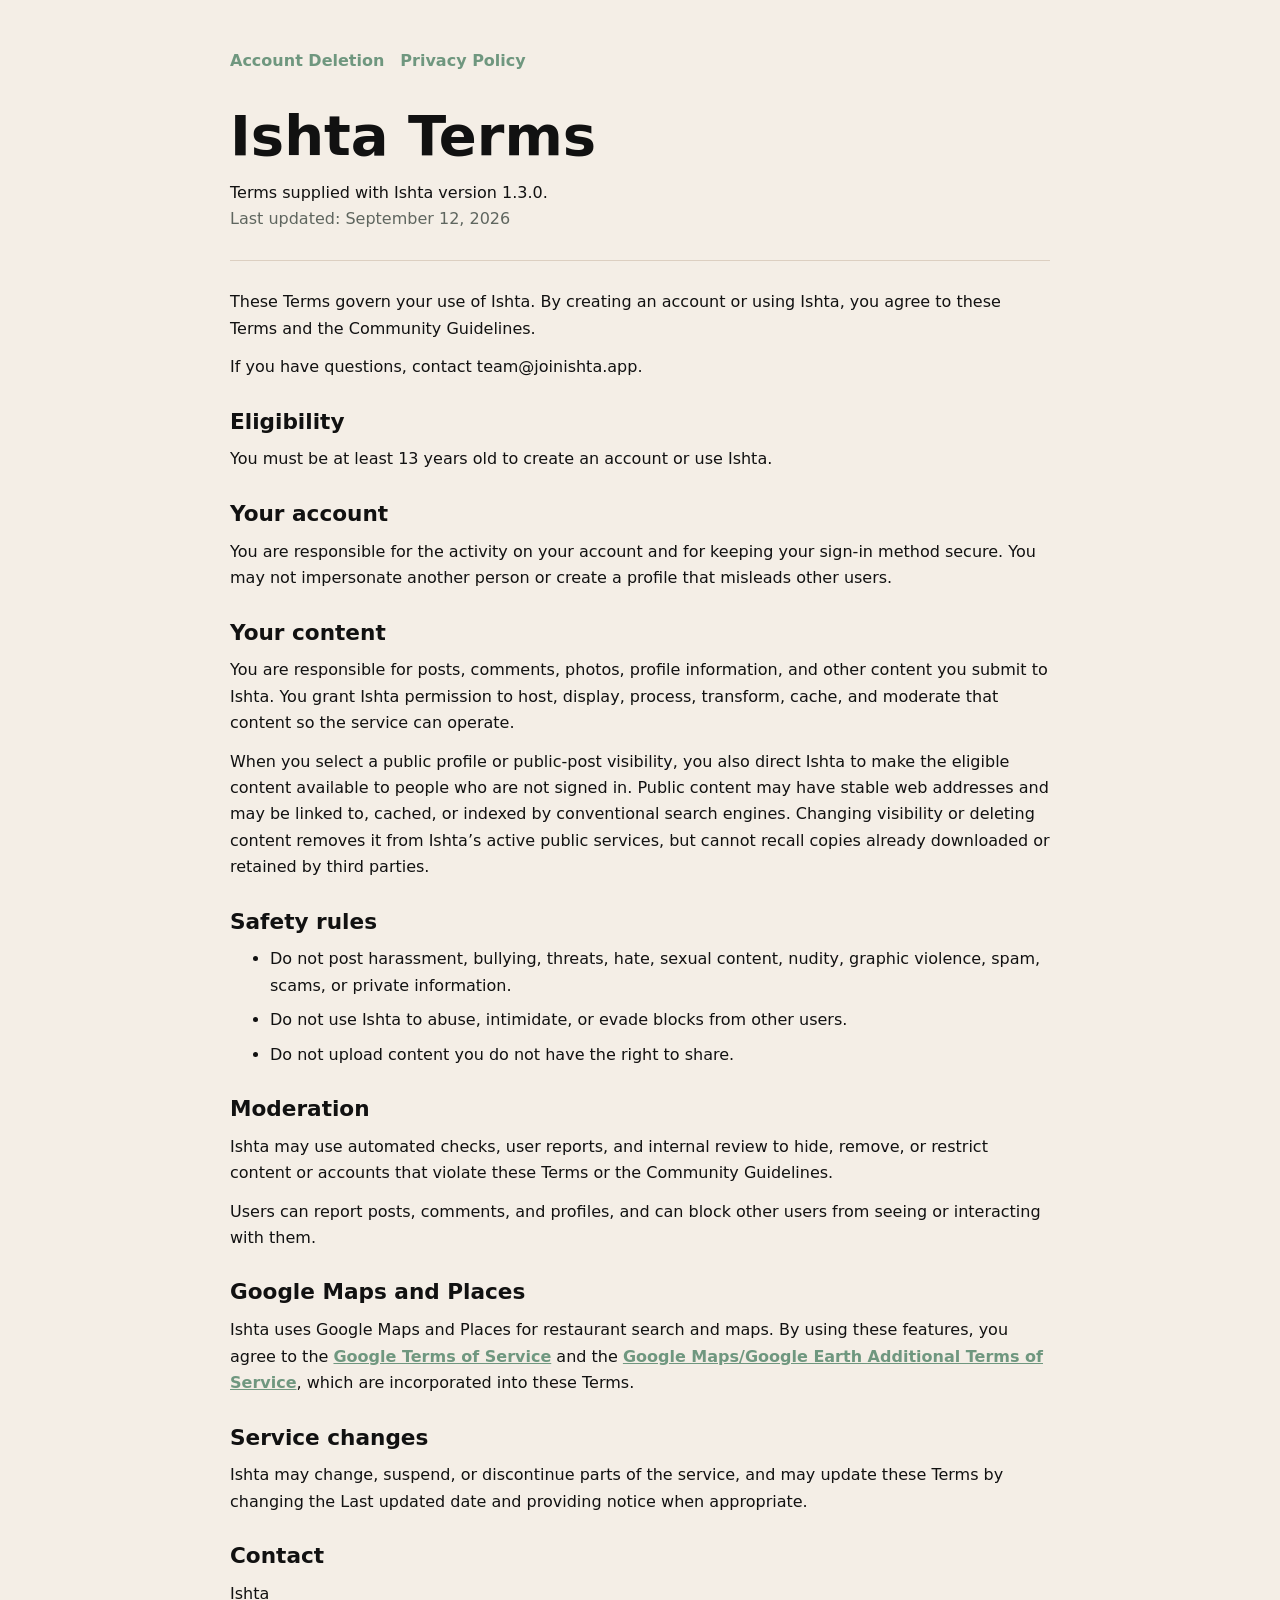
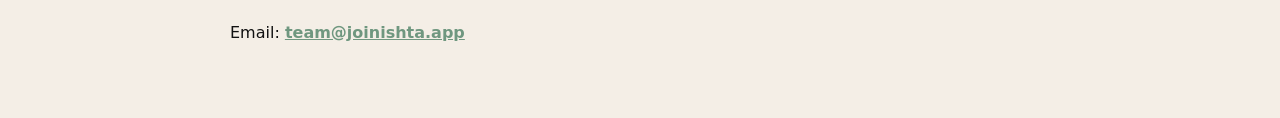
<file: terms/1.3.0/index.html>
<!doctype html>
<html lang="en">
  <head>
    <meta charset="utf-8" />
    <meta name="viewport" content="width=device-width, initial-scale=1" />
    <title>Ishta 1.3.0 Terms</title>
    <meta name="description" content="Terms supplied with Ishta version 1.3.0." />
    <link rel="stylesheet" href="../../styles.css" />
  </head>
  <body>
    <main class="shell">
      <nav class="nav" aria-label="Ishta 1.3.0 legal pages">
        <a href="../../account-deletion/1.3.0/">Account Deletion</a>
        <a href="../../privacy/1.3.0/">Privacy Policy</a>
      </nav>
      <article class="document">
        <header class="hero">
          <h1>Ishta Terms</h1>
          <p>Terms supplied with Ishta version 1.3.0.</p>
          <p class="updated">Last updated: September 12, 2026</p>
        </header>

        <section>
          <p>These Terms govern your use of Ishta. By creating an account or using Ishta, you agree to these Terms and the Community Guidelines.</p>
          <p>If you have questions, contact team@joinishta.app.</p>
        </section>

        <section>
          <h2>Eligibility</h2>
          <p>You must be at least 13 years old to create an account or use Ishta.</p>
        </section>

        <section>
          <h2>Your account</h2>
          <p>You are responsible for the activity on your account and for keeping your sign-in method secure. You may not impersonate another person or create a profile that misleads other users.</p>
        </section>

        <section>
          <h2>Your content</h2>
          <p>You are responsible for posts, comments, photos, profile information, and other content you submit to Ishta. You grant Ishta permission to host, display, process, transform, cache, and moderate that content so the service can operate.</p>
          <p>When you select a public profile or public-post visibility, you also direct Ishta to make the eligible content available to people who are not signed in. Public content may have stable web addresses and may be linked to, cached, or indexed by conventional search engines. Changing visibility or deleting content removes it from Ishta&rsquo;s active public services, but cannot recall copies already downloaded or retained by third parties.</p>
        </section>

        <section>
          <h2>Safety rules</h2>
          <ul>
            <li>Do not post harassment, bullying, threats, hate, sexual content, nudity, graphic violence, spam, scams, or private information.</li>
            <li>Do not use Ishta to abuse, intimidate, or evade blocks from other users.</li>
            <li>Do not upload content you do not have the right to share.</li>
          </ul>
        </section>

        <section>
          <h2>Moderation</h2>
          <p>Ishta may use automated checks, user reports, and internal review to hide, remove, or restrict content or accounts that violate these Terms or the Community Guidelines.</p>
          <p>Users can report posts, comments, and profiles, and can block other users from seeing or interacting with them.</p>
        </section>

        <section>
          <h2>Google Maps and Places</h2>
          <p>Ishta uses Google Maps and Places for restaurant search and maps. By using these features, you agree to the <a href="https://policies.google.com/terms">Google Terms of Service</a> and the <a href="https://www.google.com/help/terms_maps/">Google Maps/Google Earth Additional Terms of Service</a>, which are incorporated into these Terms.</p>
        </section>

        <section>
          <h2>Service changes</h2>
          <p>Ishta may change, suspend, or discontinue parts of the service, and may update these Terms by changing the Last updated date and providing notice when appropriate.</p>
        </section>

        <section>
          <h2>Contact</h2>
          <p>Ishta</p>
          <p>Email: <a href="mailto:team@joinishta.app">team@joinishta.app</a></p>
        </section>
      </article>
    </main>
  </body>
</html>
</file>
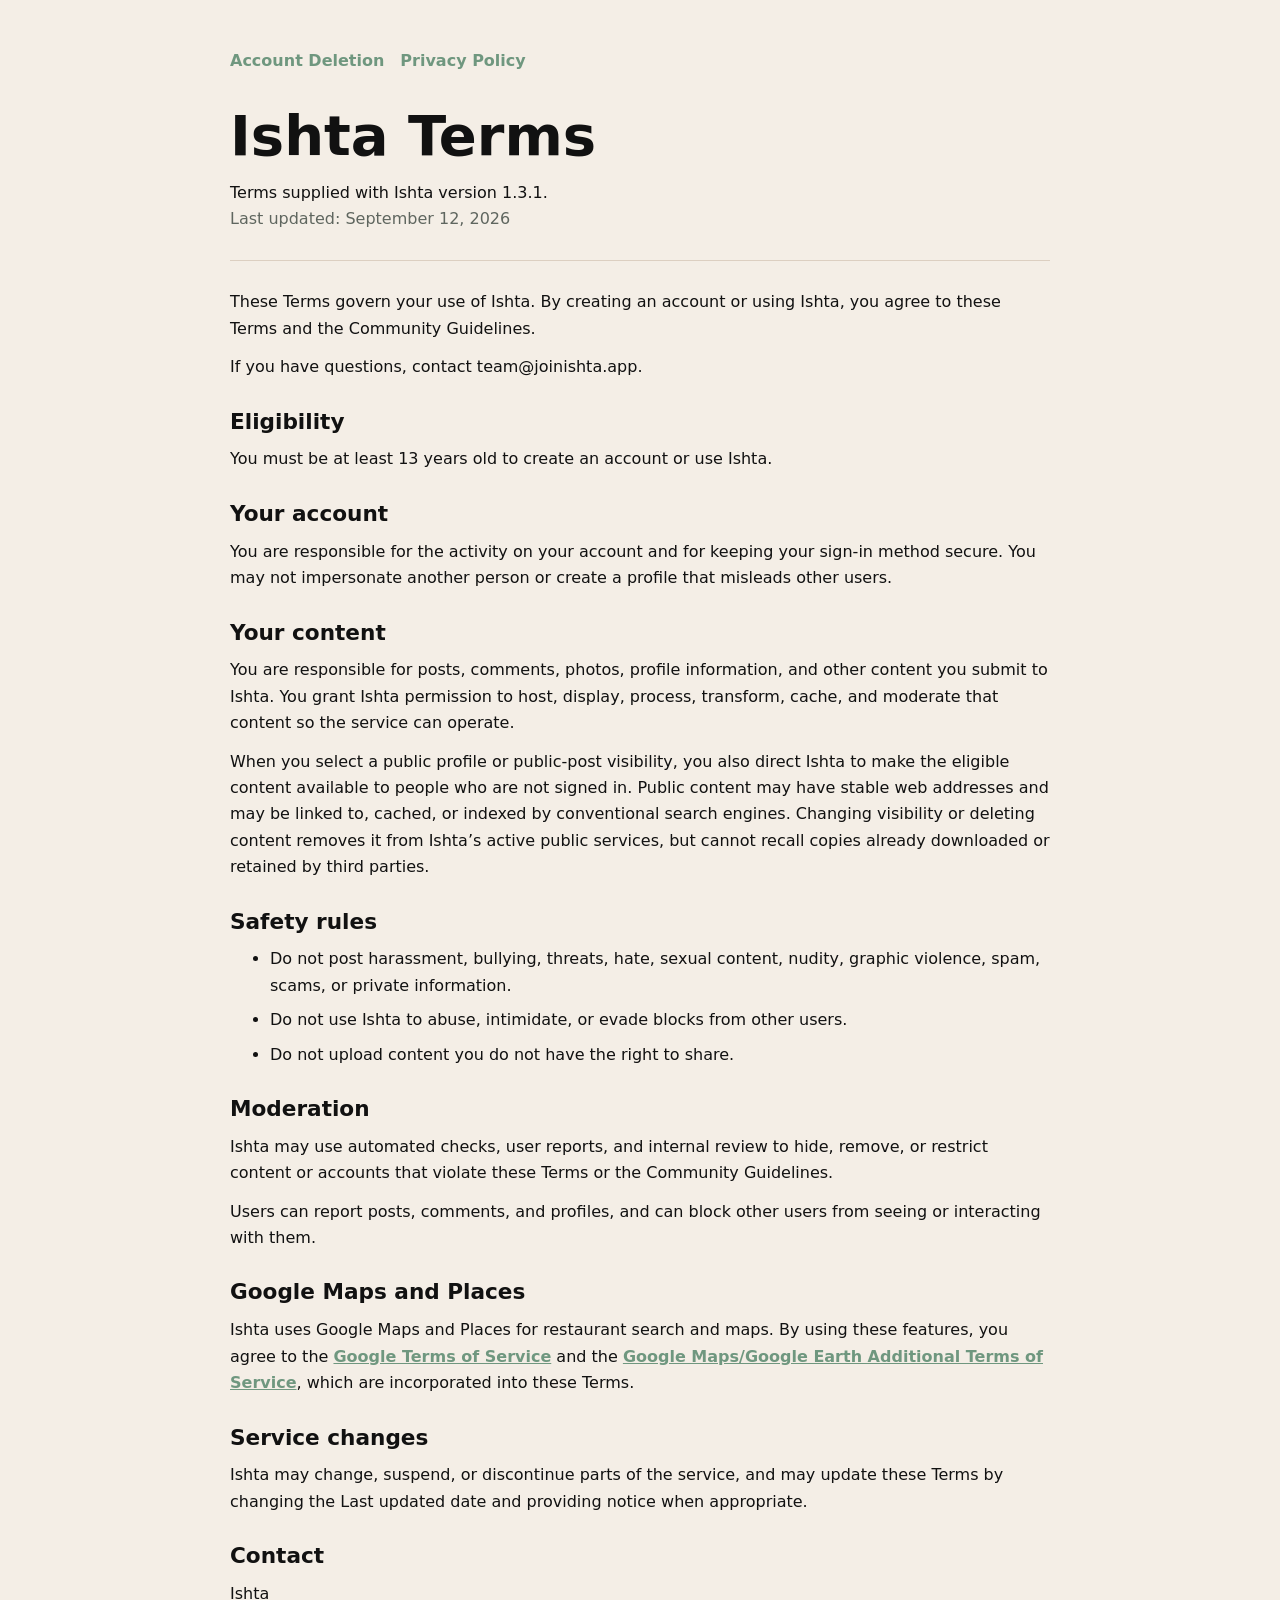
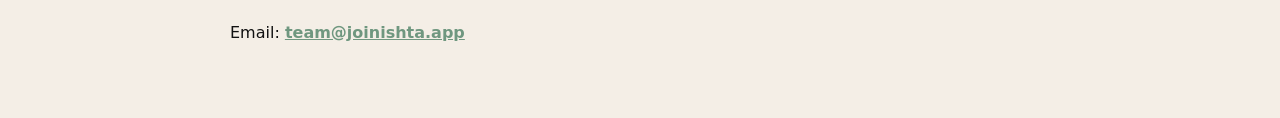
<file: terms/1.3.1/index.html>
<!doctype html>
<html lang="en">
  <head>
    <meta charset="utf-8" />
    <meta name="viewport" content="width=device-width, initial-scale=1" />
    <title>Ishta 1.3.1 Terms</title>
    <meta name="description" content="Terms supplied with Ishta version 1.3.1." />
    <link rel="stylesheet" href="../../styles.css" />
  </head>
  <body>
    <main class="shell">
      <nav class="nav" aria-label="Ishta 1.3.1 legal pages">
        <a href="../../account-deletion/1.3.1/">Account Deletion</a>
        <a href="../../privacy/1.3.1/">Privacy Policy</a>
      </nav>
      <article class="document">
        <header class="hero">
          <h1>Ishta Terms</h1>
          <p>Terms supplied with Ishta version 1.3.1.</p>
          <p class="updated">Last updated: September 12, 2026</p>
        </header>

        <section>
          <p>These Terms govern your use of Ishta. By creating an account or using Ishta, you agree to these Terms and the Community Guidelines.</p>
          <p>If you have questions, contact team@joinishta.app.</p>
        </section>

        <section>
          <h2>Eligibility</h2>
          <p>You must be at least 13 years old to create an account or use Ishta.</p>
        </section>

        <section>
          <h2>Your account</h2>
          <p>You are responsible for the activity on your account and for keeping your sign-in method secure. You may not impersonate another person or create a profile that misleads other users.</p>
        </section>

        <section>
          <h2>Your content</h2>
          <p>You are responsible for posts, comments, photos, profile information, and other content you submit to Ishta. You grant Ishta permission to host, display, process, transform, cache, and moderate that content so the service can operate.</p>
          <p>When you select a public profile or public-post visibility, you also direct Ishta to make the eligible content available to people who are not signed in. Public content may have stable web addresses and may be linked to, cached, or indexed by conventional search engines. Changing visibility or deleting content removes it from Ishta&rsquo;s active public services, but cannot recall copies already downloaded or retained by third parties.</p>
        </section>

        <section>
          <h2>Safety rules</h2>
          <ul>
            <li>Do not post harassment, bullying, threats, hate, sexual content, nudity, graphic violence, spam, scams, or private information.</li>
            <li>Do not use Ishta to abuse, intimidate, or evade blocks from other users.</li>
            <li>Do not upload content you do not have the right to share.</li>
          </ul>
        </section>

        <section>
          <h2>Moderation</h2>
          <p>Ishta may use automated checks, user reports, and internal review to hide, remove, or restrict content or accounts that violate these Terms or the Community Guidelines.</p>
          <p>Users can report posts, comments, and profiles, and can block other users from seeing or interacting with them.</p>
        </section>

        <section>
          <h2>Google Maps and Places</h2>
          <p>Ishta uses Google Maps and Places for restaurant search and maps. By using these features, you agree to the <a href="https://policies.google.com/terms">Google Terms of Service</a> and the <a href="https://www.google.com/help/terms_maps/">Google Maps/Google Earth Additional Terms of Service</a>, which are incorporated into these Terms.</p>
        </section>

        <section>
          <h2>Service changes</h2>
          <p>Ishta may change, suspend, or discontinue parts of the service, and may update these Terms by changing the Last updated date and providing notice when appropriate.</p>
        </section>

        <section>
          <h2>Contact</h2>
          <p>Ishta</p>
          <p>Email: <a href="mailto:team@joinishta.app">team@joinishta.app</a></p>
        </section>
      </article>
    </main>
  </body>
</html>
</file>
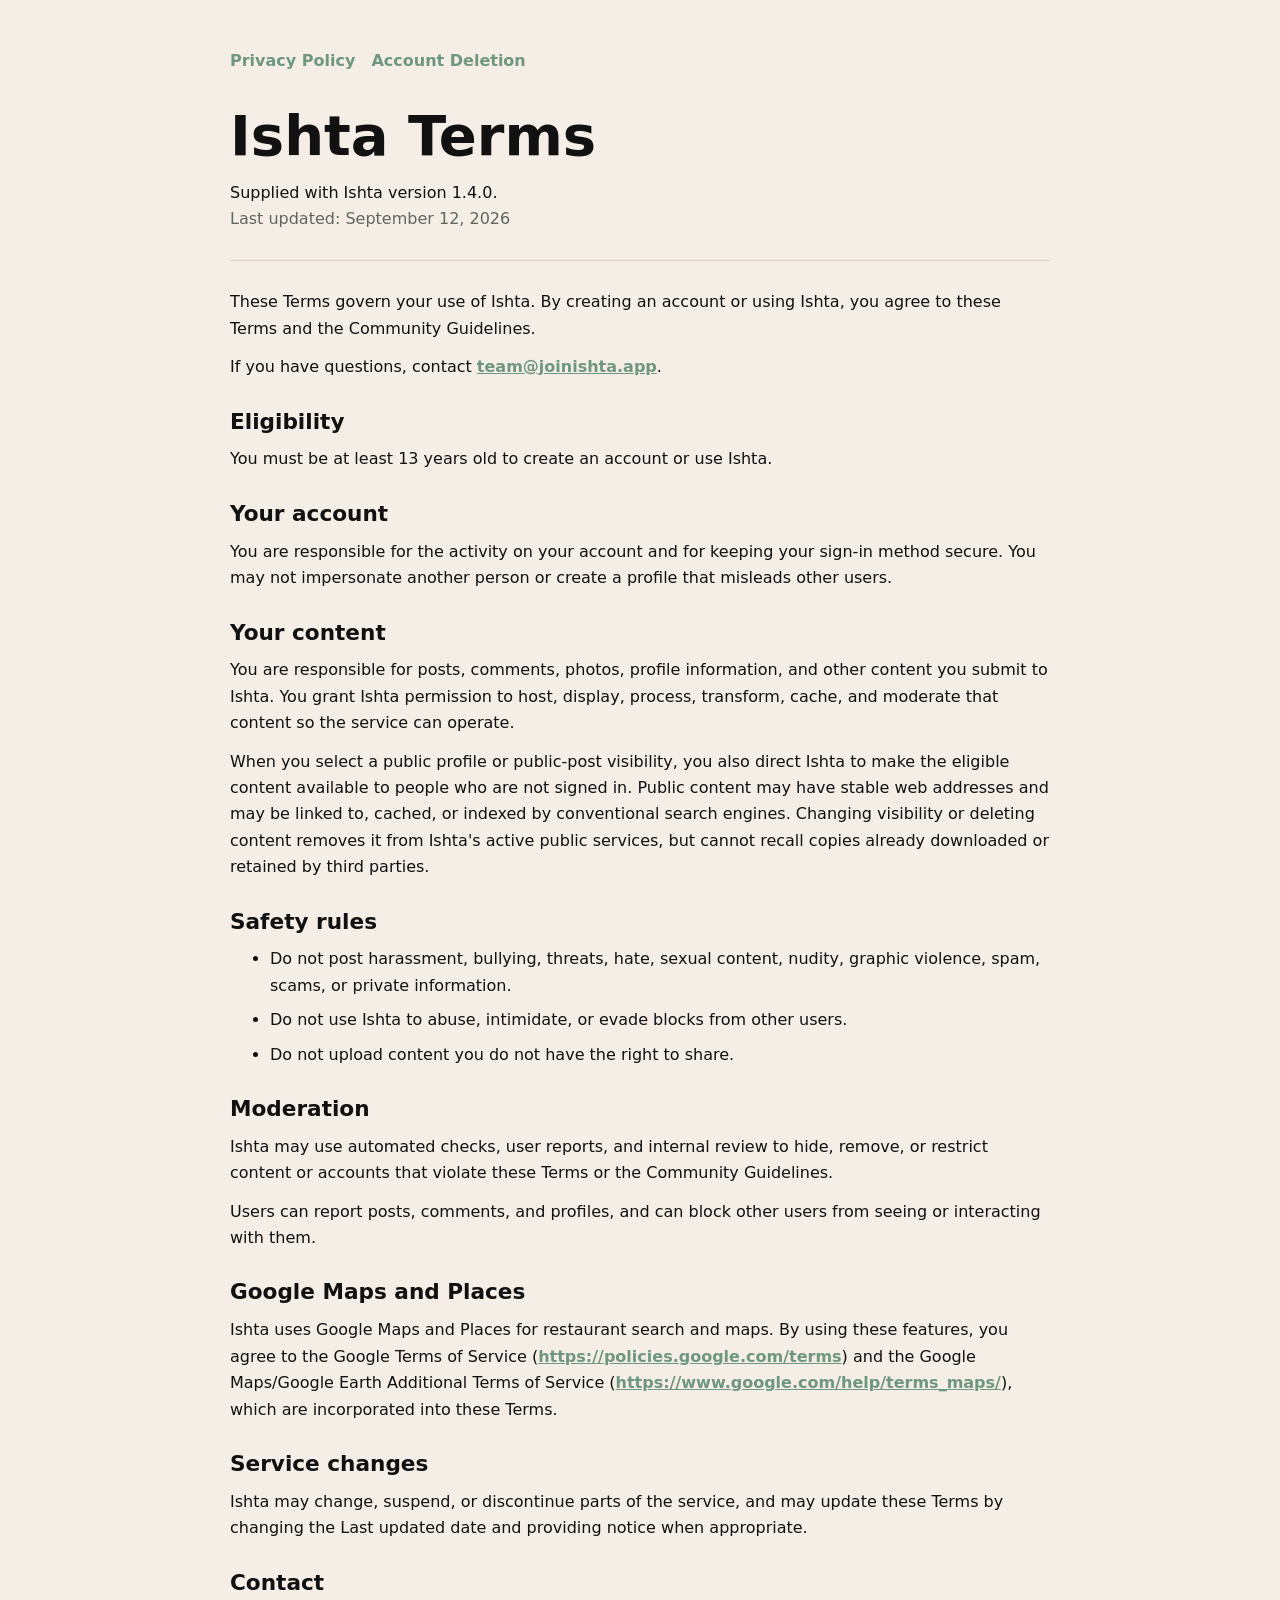
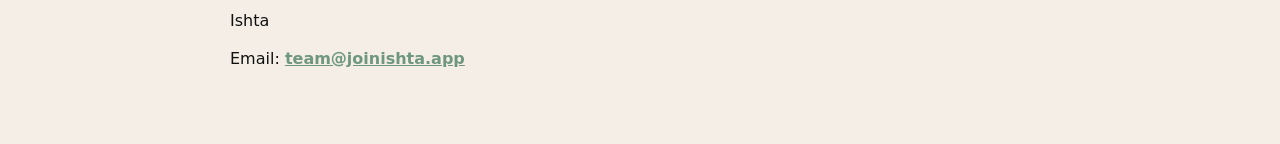
<file: terms/1.4.0/index.html>
<!doctype html>
<html lang="en">
<head><meta charset="utf-8" /><meta name="viewport" content="width=device-width, initial-scale=1" />
<title>Ishta Terms — 1.4.0</title>
<meta name="description" content="Ishta Terms for Ishta 1.4.0." />
<link rel="stylesheet" href="../../styles.css" /></head>
<body><main class="shell"><nav class="nav" aria-label="Ishta legal pages"><a href="../../privacy/1.4.0/">Privacy Policy</a>
<a href="../../account-deletion/1.4.0/">Account Deletion</a>
</nav>
<article class="document"><header class="hero"><h1>Ishta Terms</h1>
<p>Supplied with Ishta version 1.4.0.</p><p class="updated">Last updated: September 12, 2026</p></header>
<section><p>These Terms govern your use of Ishta. By creating an account or using Ishta, you agree to these Terms and the Community Guidelines.</p><p>If you have questions, contact <a href="mailto:team@joinishta.app">team@joinishta.app</a>.</p></section>
<section><h2>Eligibility</h2><p>You must be at least 13 years old to create an account or use Ishta.</p></section>
<section><h2>Your account</h2><p>You are responsible for the activity on your account and for keeping your sign-in method secure. You may not impersonate another person or create a profile that misleads other users.</p></section>
<section><h2>Your content</h2><p>You are responsible for posts, comments, photos, profile information, and other content you submit to Ishta. You grant Ishta permission to host, display, process, transform, cache, and moderate that content so the service can operate.</p><p>When you select a public profile or public-post visibility, you also direct Ishta to make the eligible content available to people who are not signed in. Public content may have stable web addresses and may be linked to, cached, or indexed by conventional search engines. Changing visibility or deleting content removes it from Ishta&#x27;s active public services, but cannot recall copies already downloaded or retained by third parties.</p></section>
<section><h2>Safety rules</h2><ul><li>Do not post harassment, bullying, threats, hate, sexual content, nudity, graphic violence, spam, scams, or private information.</li><li>Do not use Ishta to abuse, intimidate, or evade blocks from other users.</li><li>Do not upload content you do not have the right to share.</li></ul></section>
<section><h2>Moderation</h2><p>Ishta may use automated checks, user reports, and internal review to hide, remove, or restrict content or accounts that violate these Terms or the Community Guidelines.</p><p>Users can report posts, comments, and profiles, and can block other users from seeing or interacting with them.</p></section>
<section><h2>Google Maps and Places</h2><p>Ishta uses Google Maps and Places for restaurant search and maps. By using these features, you agree to the Google Terms of Service (<a href="https://policies.google.com/terms">https://policies.google.com/terms</a>) and the Google Maps/Google Earth Additional Terms of Service (<a href="https://www.google.com/help/terms_maps/">https://www.google.com/help/terms_maps/</a>), which are incorporated into these Terms.</p></section>
<section><h2>Service changes</h2><p>Ishta may change, suspend, or discontinue parts of the service, and may update these Terms by changing the Last updated date and providing notice when appropriate.</p></section>
<section><h2>Contact</h2><p>Ishta</p><p>Email: <a href="mailto:team@joinishta.app">team@joinishta.app</a></p></section>
</article></main></body></html>
</file>
<file: styles.css>
:root {
  color-scheme: light;
  --background: #f4eee6;
  --surface: #fffbf5;
  --ink: #111111;
  --muted: #5f665f;
  --border: #dccfc1;
  --primary: #6f977f;
}

* {
  box-sizing: border-box;
}

body {
  margin: 0;
  background: var(--background);
  color: var(--ink);
  font-family:
    Inter, ui-sans-serif, system-ui, -apple-system, BlinkMacSystemFont,
    "Segoe UI", sans-serif;
  line-height: 1.65;
}

a {
  color: var(--primary);
  font-weight: 650;
}

.shell {
  width: min(100% - 40px, 820px);
  margin: 0 auto;
  padding: 48px 0 72px;
}

.document {
  display: grid;
  gap: 28px;
}

.nav {
  display: flex;
  flex-wrap: wrap;
  gap: 16px;
  margin-bottom: 28px;
}

.nav a {
  text-decoration: none;
}

.hero {
  border-bottom: 1px solid var(--border);
  padding-bottom: 28px;
}

h1,
h2 {
  letter-spacing: 0;
  line-height: 1.2;
}

h1 {
  margin: 0 0 10px;
  font-size: clamp(2rem, 8vw, 3.5rem);
}

h2 {
  margin: 0;
  font-size: 1.35rem;
}

p,
ul,
ol {
  margin: 0;
}

section {
  display: grid;
  gap: 12px;
}

li + li {
  margin-top: 8px;
}

.updated,
.muted {
  color: var(--muted);
}

.card {
  display: grid;
  gap: 16px;
  border: 1px solid var(--border);
  border-radius: 8px;
  background: var(--surface);
  padding: 20px;
}

footer {
  border-top: 1px solid var(--border);
  color: var(--muted);
  margin-top: 36px;
  padding-top: 24px;
}
</file>
